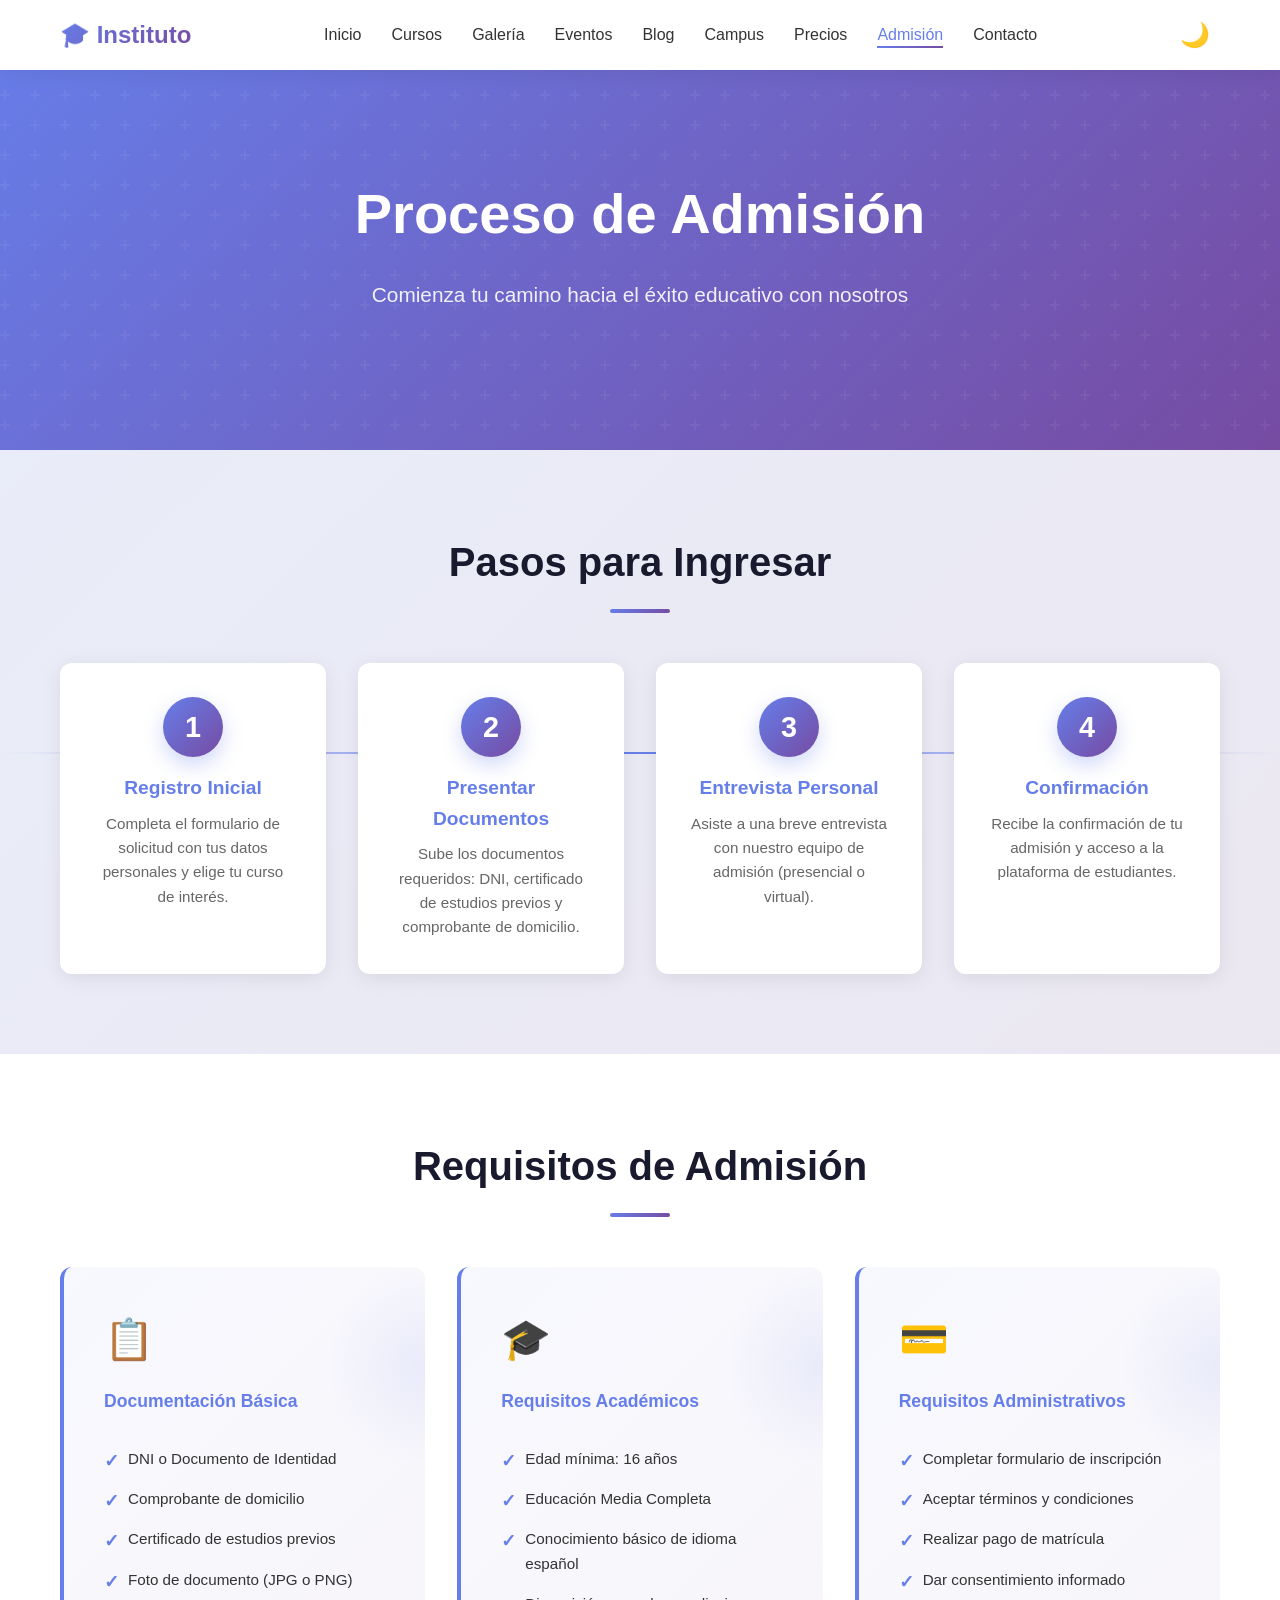
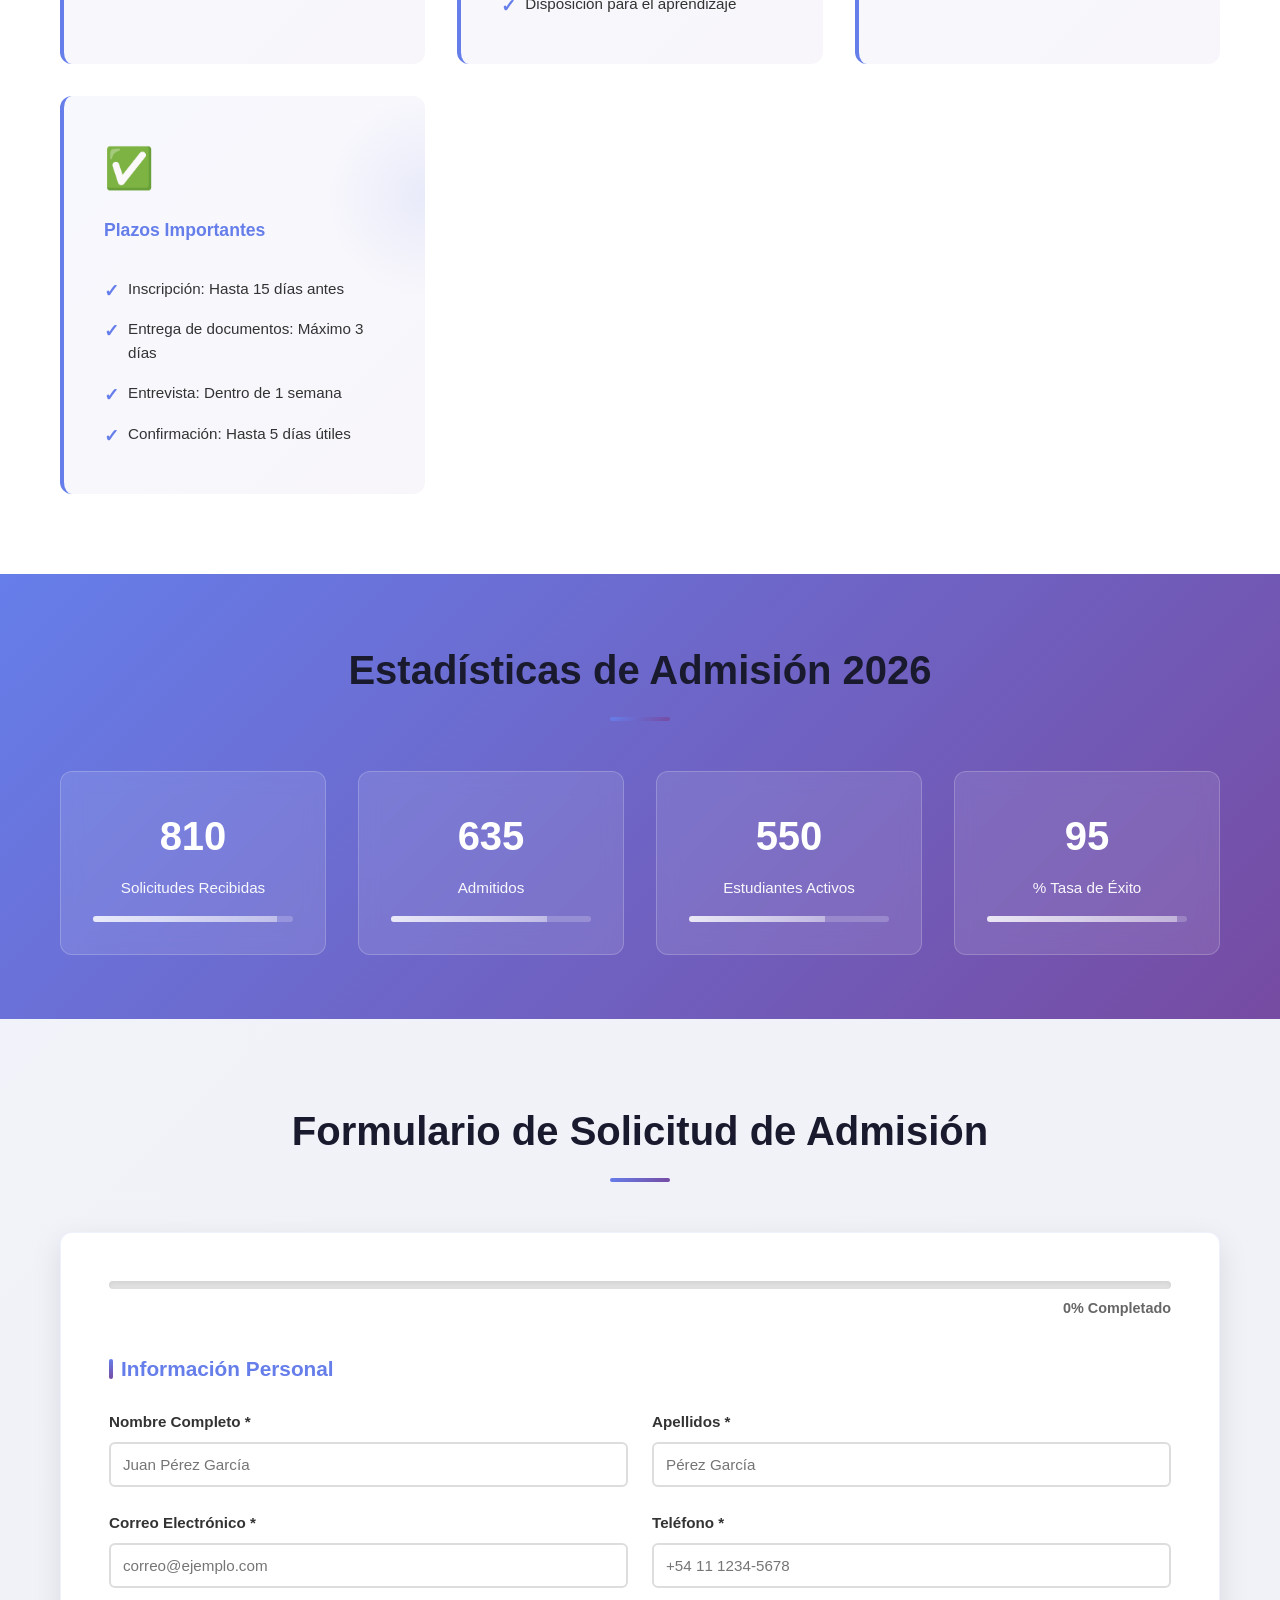
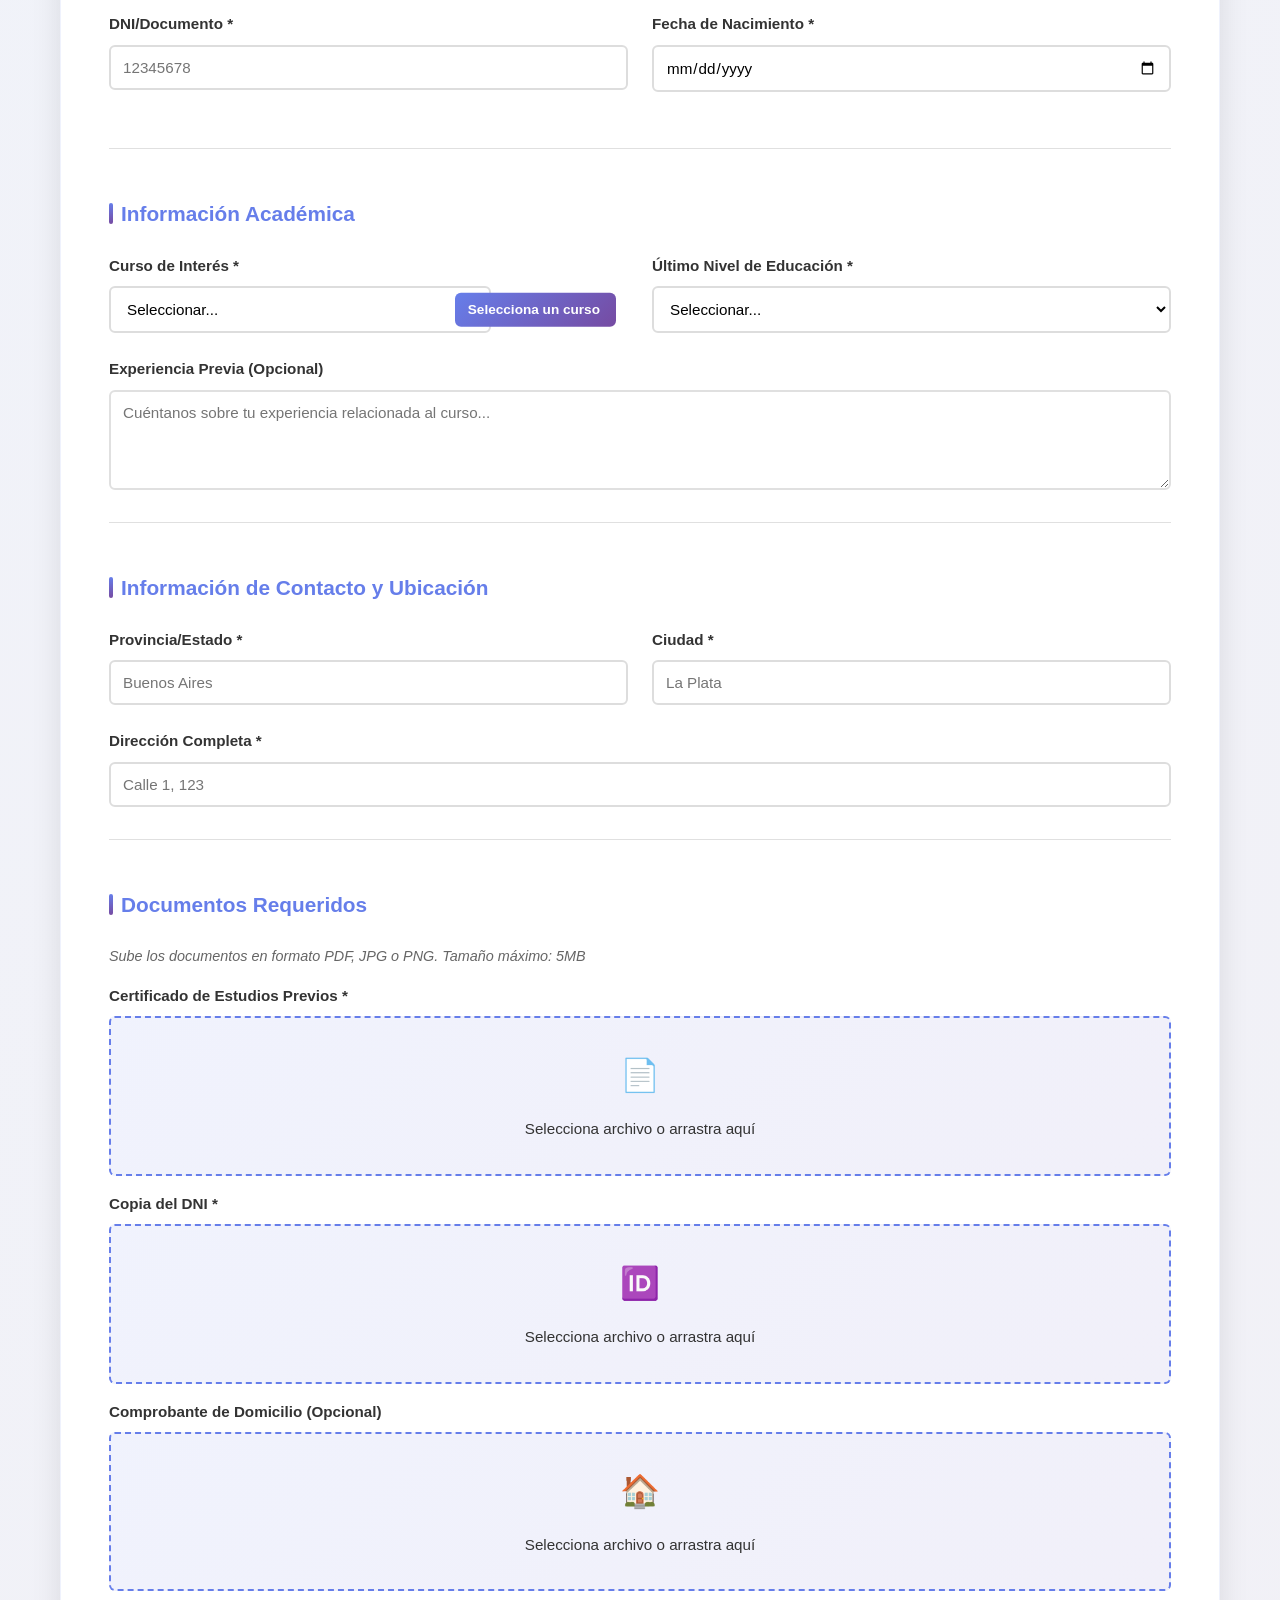
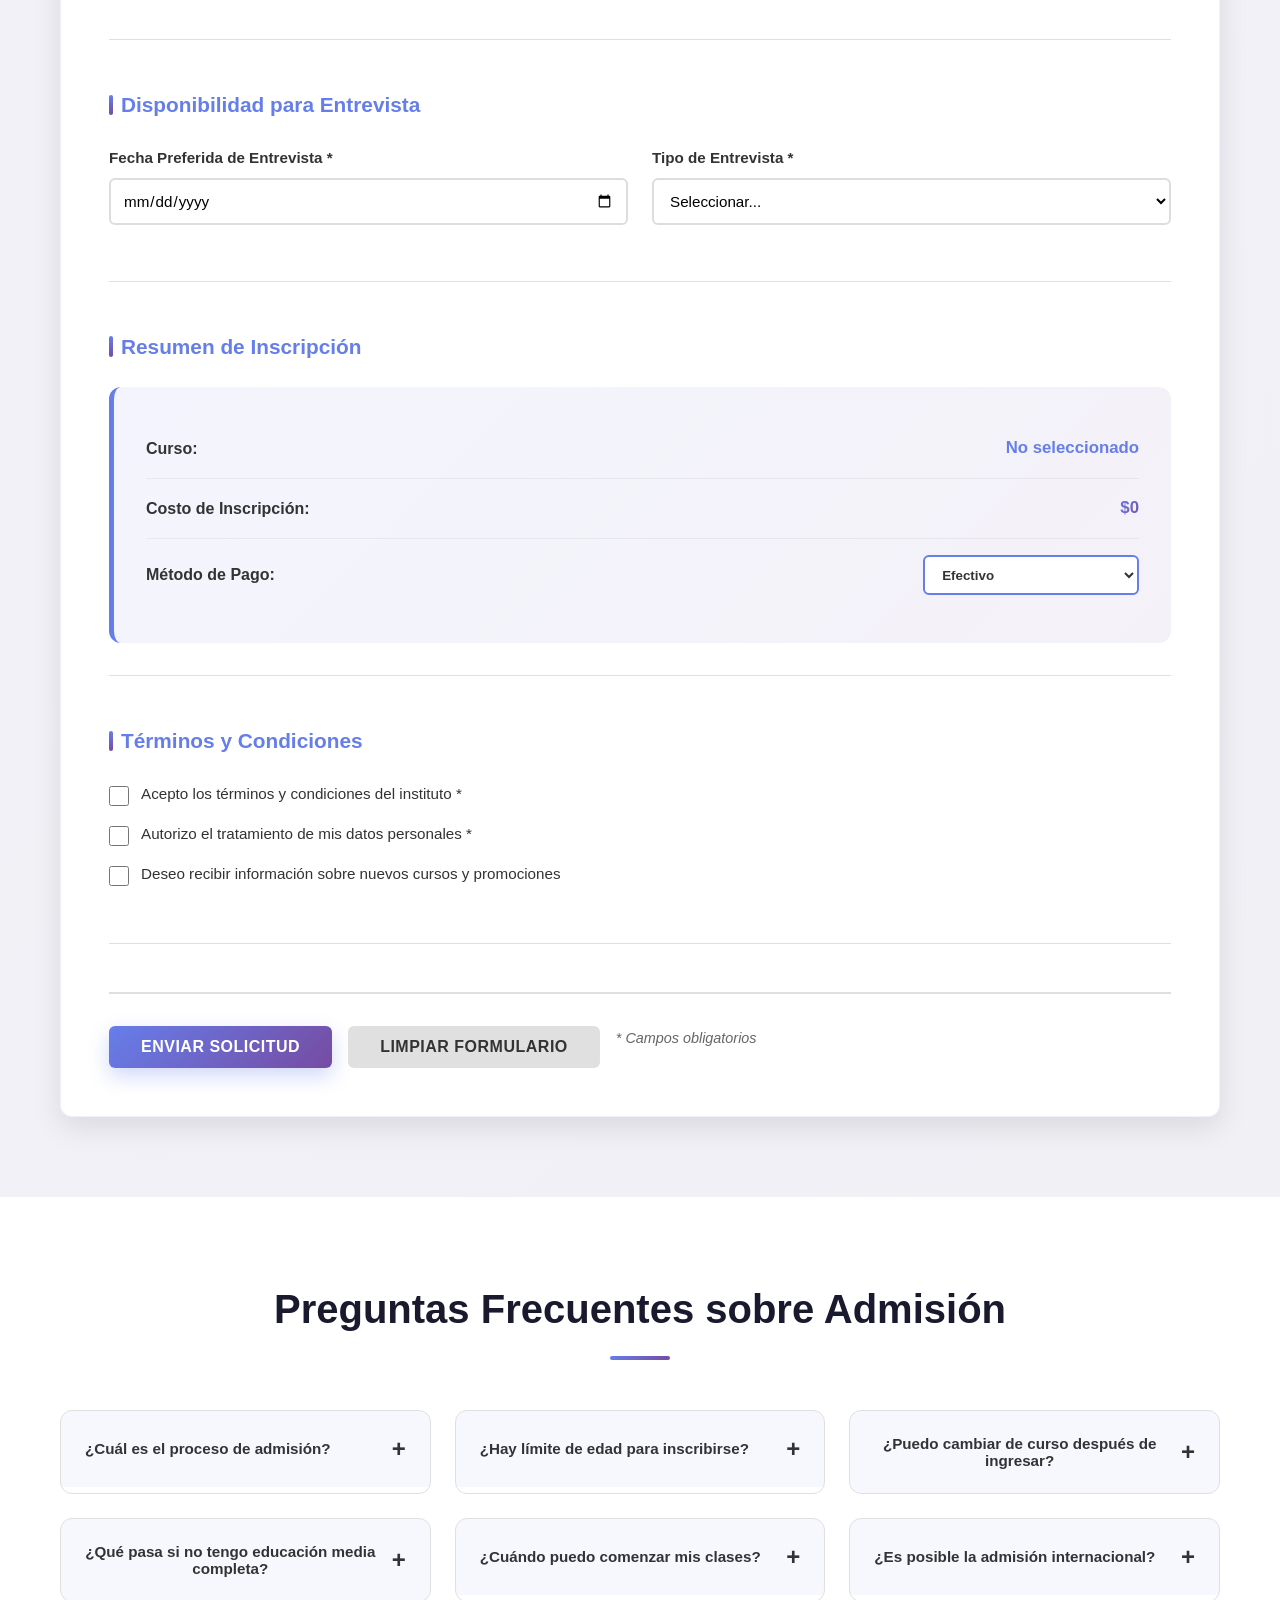
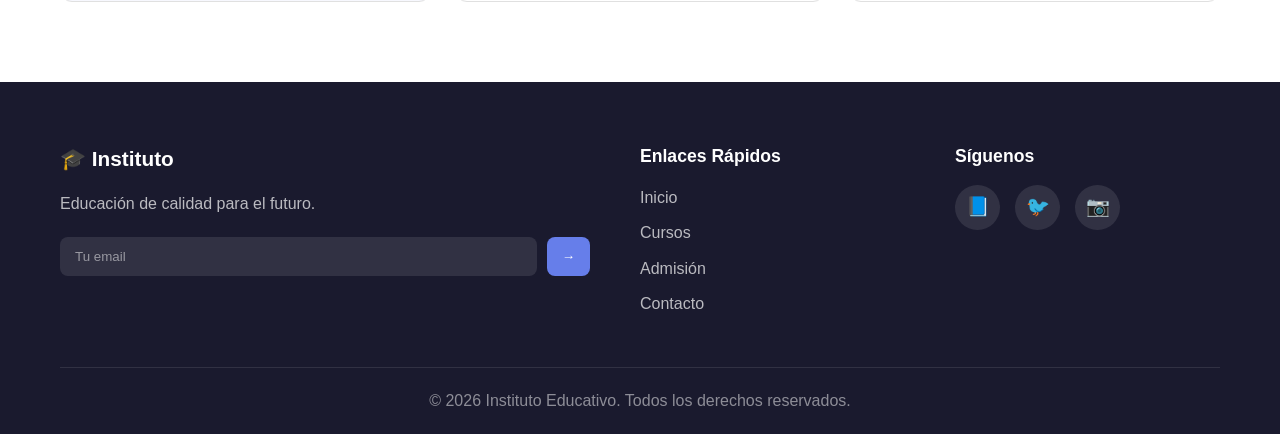
<file: admision.html>
<!DOCTYPE html>
<html lang="es">
<head>
    <meta charset="UTF-8">
    <meta name="viewport" content="width=device-width, initial-scale=1.0">
    <title>Admisión - Instituto Educativo</title>
    <link rel="stylesheet" href="css/base.css">
    <link rel="stylesheet" href="css/hero.css">
    <link rel="stylesheet" href="css/admision.css">
</head>
<body>
    <header class="header">
        <nav class="nav container">
            <a href="index.html" class="logo">🎓 Instituto</a>
            <button class="menu-toggle" aria-label="Menú">
                <span></span>
                <span></span>
                <span></span>
            </button>
            <ul class="nav-links">
                <li><a href="index.html">Inicio</a></li>
                <li><a href="cursos.html">Cursos</a></li>
                <li><a href="galeria.html">Galería</a></li>
                <li><a href="eventos.html">Eventos</a></li>
                <li><a href="blog.html">Blog</a></li>
                <li><a href="campus.html">Campus</a></li>
                <li><a href="precios.html">Precios</a></li>
                <li><a href="admision.html" class="active">Admisión</a></li>
                <li><a href="contacto.html">Contacto</a></li>
            </ul>
            <button class="theme-toggle" id="themeToggle" aria-label="Cambiar tema">🌙</button>
        </nav>
    </header>

    <section class="hero" style="min-height:50vh;">
        <div class="hero-content container">
            <h1>Proceso de Admisión</h1>
            <p>Comienza tu camino hacia el éxito educativo con nosotros</p>
        </div>
    </section>

    <section class="section admision-steps">
        <div class="container">
            <h2 class="section-title">Pasos para Ingresar</h2>
            <div class="steps-grid">
                <div class="step-card">
                    <div class="step-number">1</div>
                    <h3>Registro Inicial</h3>
                    <p>Completa el formulario de solicitud con tus datos personales y elige tu curso de interés.</p>
                </div>
                <div class="step-card">
                    <div class="step-number">2</div>
                    <h3>Presentar Documentos</h3>
                    <p>Sube los documentos requeridos: DNI, certificado de estudios previos y comprobante de domicilio.</p>
                </div>
                <div class="step-card">
                    <div class="step-number">3</div>
                    <h3>Entrevista Personal</h3>
                    <p>Asiste a una breve entrevista con nuestro equipo de admisión (presencial o virtual).</p>
                </div>
                <div class="step-card">
                    <div class="step-number">4</div>
                    <h3>Confirmación</h3>
                    <p>Recibe la confirmación de tu admisión y acceso a la plataforma de estudiantes.</p>
                </div>
            </div>
        </div>
    </section>

    <section class="section admision-requirements">
        <div class="container">
            <h2 class="section-title">Requisitos de Admisión</h2>
            <div class="requirements-grid">
                <div class="requirement-card">
                    <div class="requirement-icon">📋</div>
                    <h3>Documentación Básica</h3>
                    <ul>
                        <li>DNI o Documento de Identidad</li>
                        <li>Comprobante de domicilio</li>
                        <li>Certificado de estudios previos</li>
                        <li>Foto de documento (JPG o PNG)</li>
                    </ul>
                </div>
                <div class="requirement-card">
                    <div class="requirement-icon">🎓</div>
                    <h3>Requisitos Académicos</h3>
                    <ul>
                        <li>Edad mínima: 16 años</li>
                        <li>Educación Media Completa</li>
                        <li>Conocimiento básico de idioma español</li>
                        <li>Disposición para el aprendizaje</li>
                    </ul>
                </div>
                <div class="requirement-card">
                    <div class="requirement-icon">💳</div>
                    <h3>Requisitos Administrativos</h3>
                    <ul>
                        <li>Completar formulario de inscripción</li>
                        <li>Aceptar términos y condiciones</li>
                        <li>Realizar pago de matrícula</li>
                        <li>Dar consentimiento informado</li>
                    </ul>
                </div>
                <div class="requirement-card">
                    <div class="requirement-icon">✅</div>
                    <h3>Plazos Importantes</h3>
                    <ul>
                        <li>Inscripción: Hasta 15 días antes</li>
                        <li>Entrega de documentos: Máximo 3 días</li>
                        <li>Entrevista: Dentro de 1 semana</li>
                        <li>Confirmación: Hasta 5 días útiles</li>
                    </ul>
                </div>
            </div>
        </div>
    </section>

    <section class="section admision-stats">
        <div class="container">
            <h2 class="section-title">Estadísticas de Admisión 2026</h2>
            <div class="stats-grid">
                <div class="stat-card">
                    <div class="stat-number" data-count="1250">0</div>
                    <div class="stat-label">Solicitudes Recibidas</div>
                    <div class="stat-bar"><div class="stat-progress" style="width: 92%"></div></div>
                </div>
                <div class="stat-card">
                    <div class="stat-number" data-count="980">0</div>
                    <div class="stat-label">Admitidos</div>
                    <div class="stat-bar"><div class="stat-progress" style="width: 78%"></div></div>
                </div>
                <div class="stat-card">
                    <div class="stat-number" data-count="850">0</div>
                    <div class="stat-label">Estudiantes Activos</div>
                    <div class="stat-bar"><div class="stat-progress" style="width: 68%"></div></div>
                </div>
                <div class="stat-card">
                    <div class="stat-number">95</div>
                    <div class="stat-label">% Tasa de Éxito</div>
                    <div class="stat-bar"><div class="stat-progress" style="width: 95%"></div></div>
                </div>
            </div>
        </div>
    </section>

    <section class="section admision-form-section">
        <div class="container">
            <h2 class="section-title">Formulario de Solicitud de Admisión</h2>
            <div class="form-wrapper">
                <div class="form-progress">
                    <div class="progress-bar">
                        <div class="progress-fill" id="progressFill"></div>
                    </div>
                    <span class="progress-text"><span id="progressPercent">0</span>% Completado</span>
                </div>
                <form class="admision-form" id="admisionForm">
                    <div class="form-section">
                        <h3>Información Personal</h3>
                        <div class="form-row">
                            <div class="form-group">
                                <label for="nombre">Nombre Completo *</label>
                                <input type="text" id="nombre" name="nombre" required placeholder="Juan Pérez García">
                                <span class="form-error"></span>
                            </div>
                            <div class="form-group">
                                <label for="apellido">Apellidos *</label>
                                <input type="text" id="apellido" name="apellido" required placeholder="Pérez García">
                                <span class="form-error"></span>
                            </div>
                        </div>
                        <div class="form-row">
                            <div class="form-group">
                                <label for="email">Correo Electrónico *</label>
                                <input type="email" id="email" name="email" required placeholder="correo@ejemplo.com">
                                <span class="form-error"></span>
                            </div>
                            <div class="form-group">
                                <label for="telefono">Teléfono *</label>
                                <input type="tel" id="telefono" name="telefono" required placeholder="+54 11 1234-5678">
                                <span class="form-error"></span>
                            </div>
                        </div>
                        <div class="form-row">
                            <div class="form-group">
                                <label for="dni">DNI/Documento *</label>
                                <input type="text" id="dni" name="dni" required placeholder="12345678">
                                <span class="form-error"></span>
                            </div>
                            <div class="form-group">
                                <label for="fechaNacimiento">Fecha de Nacimiento *</label>
                                <input type="date" id="fechaNacimiento" name="fechaNacimiento" required>
                                <span class="form-error"></span>
                            </div>
                        </div>
                    </div>

                    <div class="form-section">
                        <h3>Información Académica</h3>
                        <div class="form-row">
                            <div class="form-group">
                                <label for="curso">Curso de Interés *</label>
                                <div class="course-selector">
                                    <select id="curso" name="curso" required>
                                        <option value="">Seleccionar...</option>
                                        <option value="programacion" data-precio="3500">Programación - $3,500</option>
                                        <option value="diseno" data-precio="2800">Diseño Gráfico - $2,800</option>
                                        <option value="marketing" data-precio="2500">Marketing Digital - $2,500</option>
                                        <option value="ofimatica" data-precio="1800">Ofimática - $1,800</option>
                                        <option value="robotica" data-precio="3200">Robótica - $3,200</option>
                                        <option value="audiovisual" data-precio="3800">Producción Audiovisual - $3,800</option>
                                    </select>
                                    <div class="course-price" id="coursePrice">Selecciona un curso</div>
                                </div>
                                <span class="form-error"></span>
                            </div>
                            <div class="form-group">
                                <label for="ultimoEstudio">Último Nivel de Educación *</label>
                                <select id="ultimoEstudio" name="ultimoEstudio" required>
                                    <option value="">Seleccionar...</option>
                                    <option value="primaria">Primaria Completa</option>
                                    <option value="secundaria">Secundaria Completa</option>
                                    <option value="terciaria">Terciaria/Universitaria</option>
                                    <option value="otros">Otros</option>
                                </select>
                                <span class="form-error"></span>
                            </div>
                        </div>
                        <div class="form-group">
                            <label for="experiencia">Experiencia Previa (Opcional)</label>
                            <textarea id="experiencia" name="experiencia" rows="3" placeholder="Cuéntanos sobre tu experiencia relacionada al curso..."></textarea>
                        </div>
                    </div>

                    <div class="form-section">
                        <h3>Información de Contacto y Ubicación</h3>
                        <div class="form-row">
                            <div class="form-group">
                                <label for="provincia">Provincia/Estado *</label>
                                <input type="text" id="provincia" name="provincia" required placeholder="Buenos Aires">
                                <span class="form-error"></span>
                            </div>
                            <div class="form-group">
                                <label for="ciudad">Ciudad *</label>
                                <input type="text" id="ciudad" name="ciudad" required placeholder="La Plata">
                                <span class="form-error"></span>
                            </div>
                        </div>
                        <div class="form-group">
                            <label for="direccion">Dirección Completa *</label>
                            <input type="text" id="direccion" name="direccion" required placeholder="Calle 1, 123">
                            <span class="form-error"></span>
                        </div>
                    </div>

                    <div class="form-section">
                        <h3>Documentos Requeridos</h3>
                        <p class="form-note">Sube los documentos en formato PDF, JPG o PNG. Tamaño máximo: 5MB</p>
                        <div class="form-group">
                            <label for="certificado">Certificado de Estudios Previos *</label>
                            <div class="file-input-wrapper">
                                <input type="file" id="certificado" name="certificado" accept=".pdf,.jpg,.jpeg,.png" required>
                                <label for="certificado" class="file-label">
                                    <span class="file-icon">📄</span>
                                    <span class="file-text">Selecciona archivo o arrastra aquí</span>
                                </label>
                            </div>
                            <span class="form-error"></span>
                        </div>
                        <div class="form-group">
                            <label for="dni-doc">Copia del DNI *</label>
                            <div class="file-input-wrapper">
                                <input type="file" id="dni-doc" name="dni-doc" accept=".pdf,.jpg,.jpeg,.png" required>
                                <label for="dni-doc" class="file-label">
                                    <span class="file-icon">🆔</span>
                                    <span class="file-text">Selecciona archivo o arrastra aquí</span>
                                </label>
                            </div>
                            <span class="form-error"></span>
                        </div>
                        <div class="form-group">
                            <label for="domicilio">Comprobante de Domicilio (Opcional)</label>
                            <div class="file-input-wrapper">
                                <input type="file" id="domicilio" name="domicilio" accept=".pdf,.jpg,.jpeg,.png">
                                <label for="domicilio" class="file-label">
                                    <span class="file-icon">🏠</span>
                                    <span class="file-text">Selecciona archivo o arrastra aquí</span>
                                </label>
                            </div>
                            <span class="form-error"></span>
                        </div>
                    </div>

                    <div class="form-section">
                        <h3>Disponibilidad para Entrevista</h3>
                        <div class="form-row">
                            <div class="form-group">
                                <label for="fechaEntrevista">Fecha Preferida de Entrevista *</label>
                                <input type="date" id="fechaEntrevista" name="fechaEntrevista" required>
                                <span class="form-error"></span>
                            </div>
                            <div class="form-group">
                                <label for="tipoEntrevista">Tipo de Entrevista *</label>
                                <select id="tipoEntrevista" name="tipoEntrevista" required>
                                    <option value="">Seleccionar...</option>
                                    <option value="presencial">Presencial</option>
                                    <option value="virtual">Virtual (Videollamada)</option>
                                    <option value="telefonica">Telefónica</option>
                                </select>
                                <span class="form-error"></span>
                            </div>
                        </div>
                    </div>

                    <div class="form-section">
                        <h3>Resumen de Inscripción</h3>
                        <div class="inscripcion-summary">
                            <div class="summary-item">
                                <span class="summary-label">Curso:</span>
                                <span class="summary-value" id="summaryNombre">No seleccionado</span>
                            </div>
                            <div class="summary-item">
                                <span class="summary-label">Costo de Inscripción:</span>
                                <span class="summary-value summary-price" id="summaryPrice">$0</span>
                            </div>
                            <div class="summary-item">
                                <span class="summary-label">Método de Pago:</span>
                                <select id="metodoPago" class="summary-select">
                                    <option value="efectivo">Efectivo</option>
                                    <option value="tarjeta">Tarjeta de Crédito/Débito</option>
                                    <option value="transferencia">Transferencia Bancaria</option>
                                    <option value="cuotas">Financiamiento en Cuotas</option>
                                </select>
                            </div>
                        </div>
                    </div>

                    <div class="form-section">
                        <h3>Términos y Condiciones</h3>
                        <div class="checkbox-group">
                            <label class="checkbox-label">
                                <input type="checkbox" id="terminos" name="terminos" required>
                                <span>Acepto los términos y condiciones del instituto *</span>
                            </label>
                            <label class="checkbox-label">
                                <input type="checkbox" id="privacidad" name="privacidad" required>
                                <span>Autorizo el tratamiento de mis datos personales *</span>
                            </label>
                            <label class="checkbox-label">
                                <input type="checkbox" id="comunicaciones" name="comunicaciones">
                                <span>Deseo recibir información sobre nuevos cursos y promociones</span>
                            </label>
                        </div>
                    </div>

                    <div class="form-footer">
                        <button type="submit" class="btn btn-submit">Enviar Solicitud</button>
                        <button type="reset" class="btn btn-reset">Limpiar Formulario</button>
                        <span class="form-note">* Campos obligatorios</span>
                    </div>
                </form>
            </div>
        </div>
    </section>

    <section class="section admision-faqs">
        <div class="container">
            <h2 class="section-title">Preguntas Frecuentes sobre Admisión</h2>
            <div class="faq-grid">
                <div class="faq-item">
                    <button class="faq-question">
                        <span>¿Cuál es el proceso de admisión?</span>
                        <span class="faq-icon">+</span>
                    </button>
                    <div class="faq-answer">
                        <p>El proceso incluye: 1) Envío de solicitud, 2) Presentación de documentos, 3) Entrevista personal, 4) Confirmación de admisión. Todo toma aproximadamente 2 semanas.</p>
                    </div>
                </div>
                <div class="faq-item">
                    <button class="faq-question">
                        <span>¿Hay límite de edad para inscribirse?</span>
                        <span class="faq-icon">+</span>
                    </button>
                    <div class="faq-answer">
                        <p>Sí, la edad mínima es 16 años. No hay límite máximo de edad, aceptamos estudiantes de todas las edades que cumplan con los requisitos académicos.</p>
                    </div>
                </div>
                <div class="faq-item">
                    <button class="faq-question">
                        <span>¿Puedo cambiar de curso después de ingresar?</span>
                        <span class="faq-icon">+</span>
                    </button>
                    <div class="faq-answer">
                        <p>Sí, puedes cambiar de curso dentro de los primeros 15 días. Después de ese período deberá seguir un proceso especial con el departamento de admisión.</p>
                    </div>
                </div>
                <div class="faq-item">
                    <button class="faq-question">
                        <span>¿Qué pasa si no tengo educación media completa?</span>
                        <span class="faq-icon">+</span>
                    </button>
                    <div class="faq-answer">
                        <p>Podemos evaluar tu caso particular. Ofrecemos cursos de nivelación para quienes no cumplen este requisito. Contacta con nuestro equipo de admisión.</p>
                    </div>
                </div>
                <div class="faq-item">
                    <button class="faq-question">
                        <span>¿Cuándo puedo comenzar mis clases?</span>
                        <span class="faq-icon">+</span>
                    </button>
                    <div class="faq-answer">
                        <p>Las clases comienzan el primer lunes de cada mes. Si te admiten en otra fecha, puedes comenzar en el siguiente mes de inicio.</p>
                    </div>
                </div>
                <div class="faq-item">
                    <button class="faq-question">
                        <span>¿Es posible la admisión internacional?</span>
                        <span class="faq-icon">+</span>
                    </button>
                    <div class="faq-answer">
                        <p>Sí, aceptamos estudiantes internacionales. Requerimos documentos adicionales como equivalencia de títulos y comprobante de visa o pasaporte válido.</p>
                    </div>
                </div>
            </div>
        </div>
    </section>

    <footer class="footer">
        <div class="container">
            <div class="footer-content">
                <div class="footer-section">
                    <h3>🎓 Instituto</h3>
                    <p>Educación de calidad para el futuro.</p>
                    <div class="newsletter-mini">
                        <input placeholder="Tu email">
                        <button>→</button>
                    </div>
                </div>
                <div class="footer-section">
                    <h4>Enlaces Rápidos</h4>
                    <ul>
                        <li><a href="index.html">Inicio</a></li>
                        <li><a href="cursos.html">Cursos</a></li>
                        <li><a href="admision.html">Admisión</a></li>
                        <li><a href="contacto.html">Contacto</a></li>
                    </ul>
                </div>
                <div class="footer-section">
                    <h4>Síguenos</h4>
                    <div class="social-links">
                        <a href="#" title="Facebook">📘</a>
                        <a href="#" title="Twitter">🐦</a>
                        <a href="#" title="Instagram">📷</a>
                    </div>
                </div>
            </div>
            <div class="footer-bottom">
                <p>&copy; 2026 Instituto Educativo. Todos los derechos reservados.</p>
            </div>
        </div>
    </footer>

    <div class="toast" id="toast">
        <span class="toast-icon">✓</span>
        <span class="toast-message">Mensaje</span>
    </div>
    <button class="scroll-top" id="scrollTop">↑</button>

    <script src="js/bundle.js"></script>
    <script src="js/admision.js"></script>
</body>
</html>
</file>
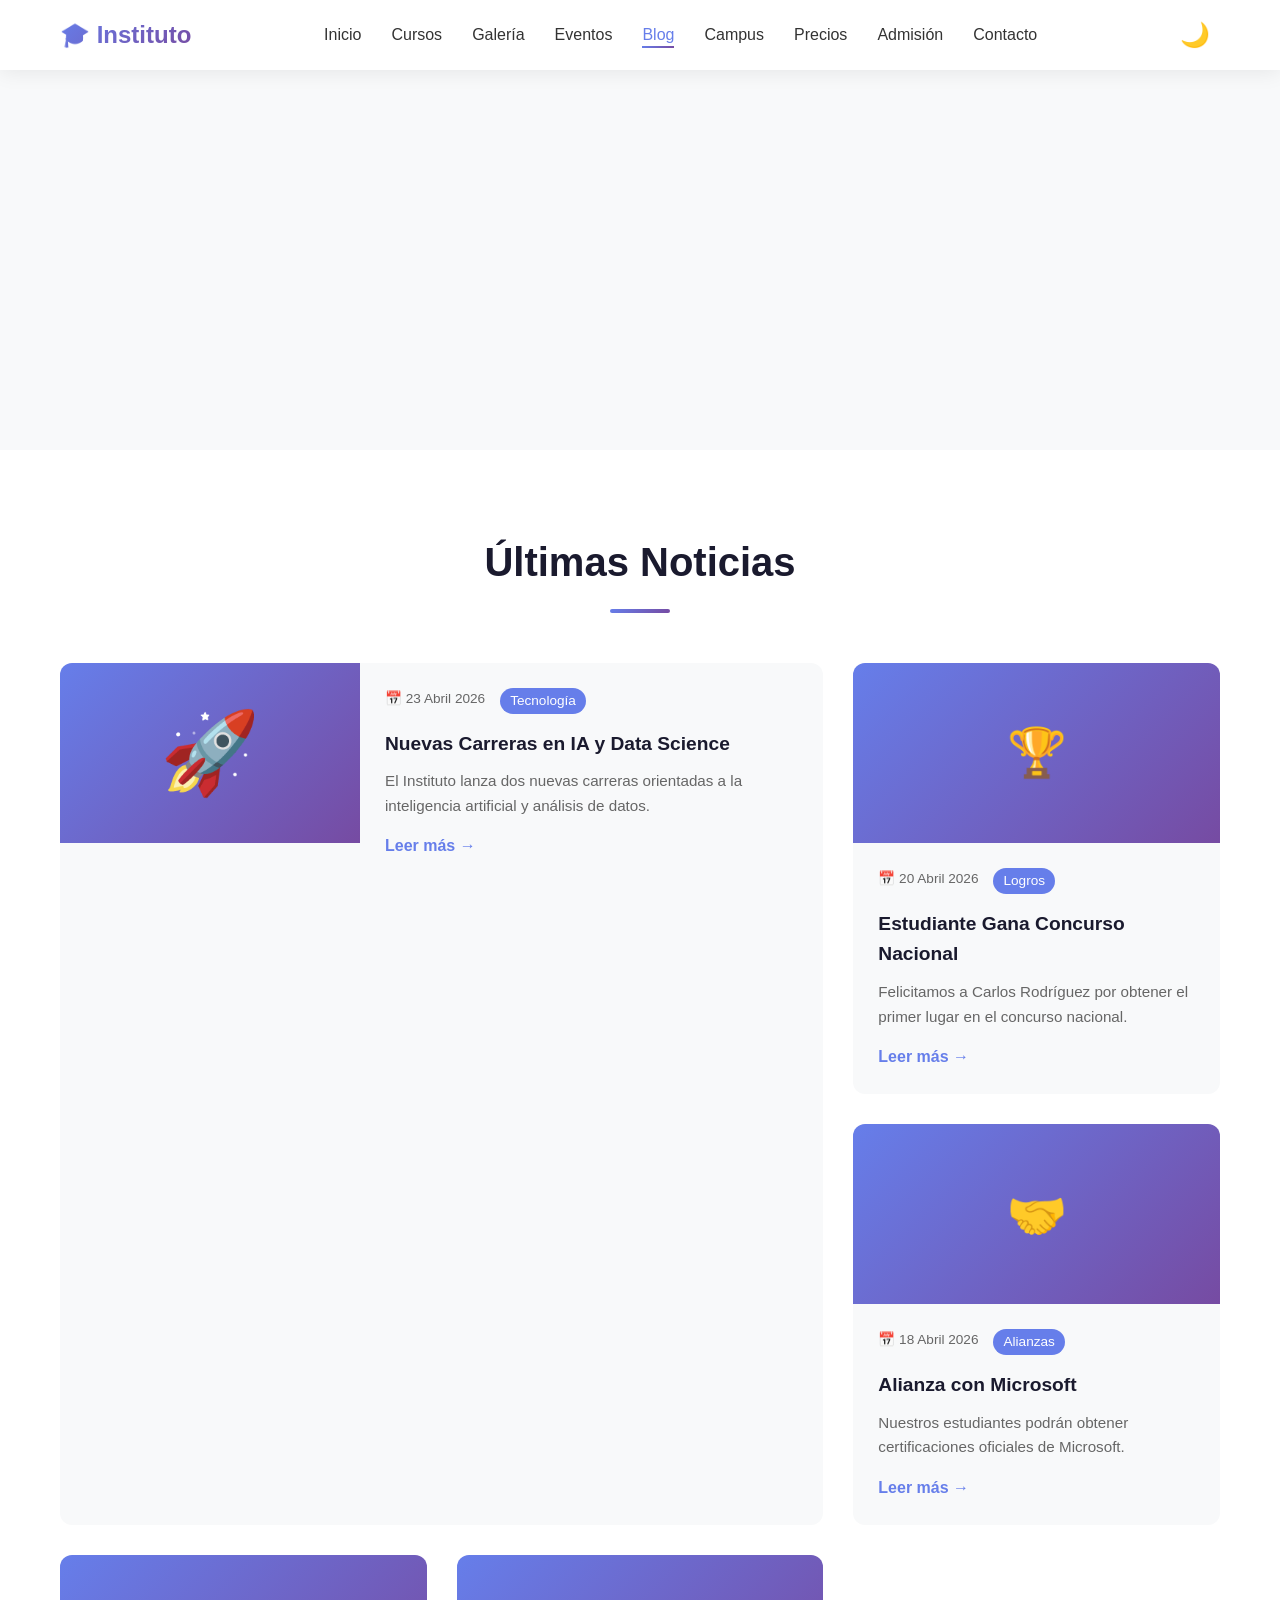
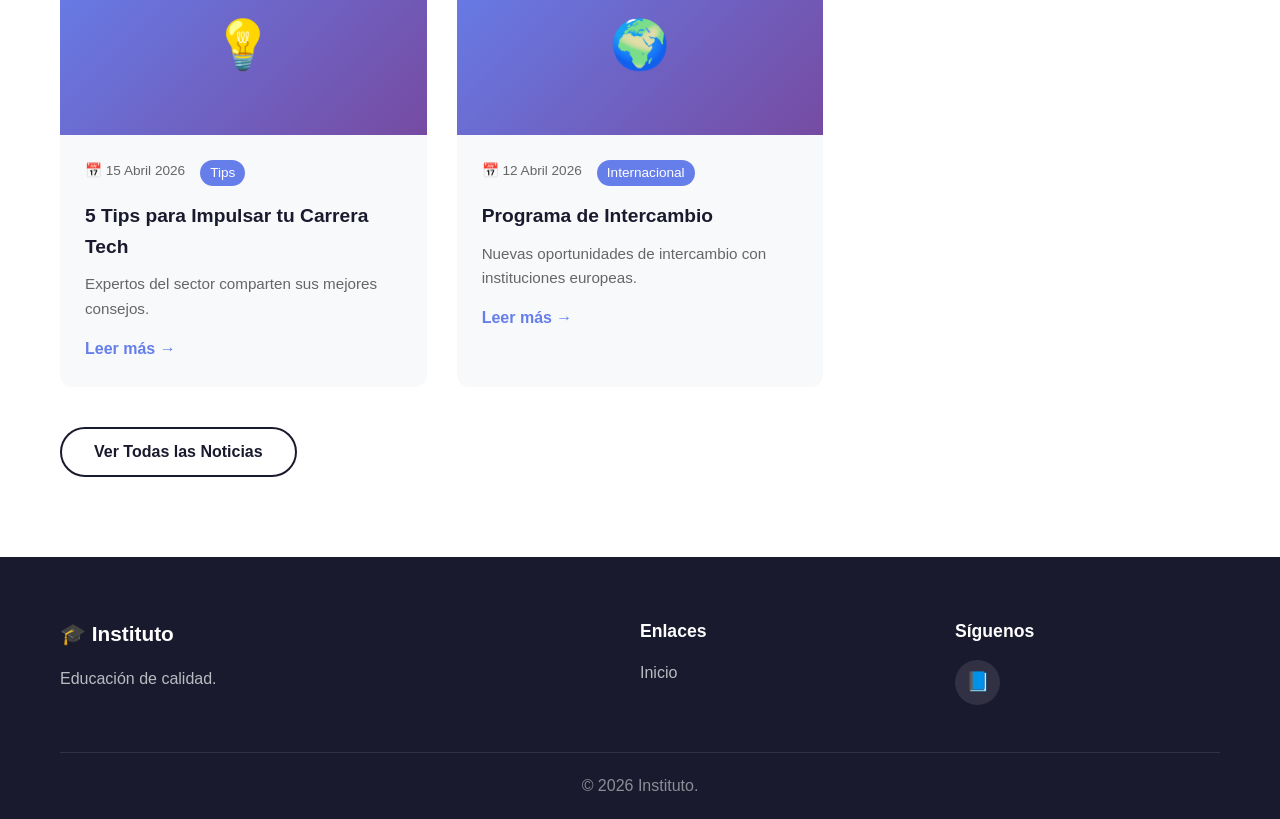
<file: blog.html>
<!DOCTYPE html>
<html lang="es">
<head>
    <meta charset="UTF-8">
    <meta name="viewport" content="width=device-width, initial-scale=1.0">
    <title>Blog - Instituto Educativo</title>
    <link rel="stylesheet" href="css/base.css">
    <link rel="stylesheet" href="css/blog.css">
</head>
<body>
    <header class="header">
        <nav class="nav container">
            <a href="index.html" class="logo">🎓 Instituto</a>
            <button class="menu-toggle"><span></span><span></span><span></span></button>
            <ul class="nav-links">
                <li><a href="index.html">Inicio</a></li>
                <li><a href="cursos.html">Cursos</a></li>
                <li><a href="galeria.html">Galería</a></li>
                <li><a href="eventos.html">Eventos</a></li>
                <li><a href="blog.html" class="active">Blog</a></li>
                <li><a href="campus.html">Campus</a></li>
                <li><a href="precios.html">Precios</a></li>
                <li><a href="admision.html">Admisión</a></li>
                <li><a href="contacto.html">Contacto</a></li>
            </ul>
            <button class="theme-toggle" id="themeToggle">🌙</button>
        </nav>
    </header>

    <section class="hero" style="min-height:50vh;">
        <div class="hero-content container">
            <h1>Blog y Noticias</h1>
            <p>Mantente informado con las últimas noticias del instituto</p>
        </div>
    </section>

    <section class="section blog">
        <div class="container">
            <h2 class="section-title">Últimas Noticias</h2>
            <div class="blog-grid">
                <article class="blog-card featured">
                    <div class="blog-img">🚀</div>
                    <div class="blog-content">
                        <div class="blog-meta"><span class="blog-date">📅 23 Abril 2026</span><span class="blog-category">Tecnología</span></div>
                        <h3>Nuevas Carreras en IA y Data Science</h3>
                        <p>El Instituto lanza dos nuevas carreras orientadas a la inteligencia artificial y análisis de datos.</p>
                        <a href="#" class="blog-link">Leer más →</a>
                    </div>
                </article>
                <article class="blog-card">
                    <div class="blog-img">🏆</div>
                    <div class="blog-content">
                        <div class="blog-meta"><span class="blog-date">📅 20 Abril 2026</span><span class="blog-category">Logros</span></div>
                        <h3>Estudiante Gana Concurso Nacional</h3>
                        <p>Felicitamos a Carlos Rodríguez por obtener el primer lugar en el concurso nacional.</p>
                        <a href="#" class="blog-link">Leer más →</a>
                    </div>
                </article>
                <article class="blog-card">
                    <div class="blog-img">🤝</div>
                    <div class="blog-content">
                        <div class="blog-meta"><span class="blog-date">📅 18 Abril 2026</span><span class="blog-category">Alianzas</span></div>
                        <h3>Alianza con Microsoft</h3>
                        <p>Nuestros estudiantes podrán obtener certificaciones oficiales de Microsoft.</p>
                        <a href="#" class="blog-link">Leer más →</a>
                    </div>
                </article>
                <article class="blog-card">
                    <div class="blog-img">💡</div>
                    <div class="blog-content">
                        <div class="blog-meta"><span class="blog-date">📅 15 Abril 2026</span><span class="blog-category">Tips</span></div>
                        <h3>5 Tips para Impulsar tu Carrera Tech</h3>
                        <p>Expertos del sector comparten sus mejores consejos.</p>
                        <a href="#" class="blog-link">Leer más →</a>
                    </div>
                </article>
                <article class="blog-card">
                    <div class="blog-img">🌍</div>
                    <div class="blog-content">
                        <div class="blog-meta"><span class="blog-date">📅 12 Abril 2026</span><span class="blog-category">Internacional</span></div>
                        <h3>Programa de Intercambio</h3>
                        <p>Nuevas oportunidades de intercambio con instituciones europeas.</p>
                        <a href="#" class="blog-link">Leer más →</a>
                    </div>
                </article>
            </div>
            <button class="btn btn-outline-dark" id="btnBlog">Ver Todas las Noticias</button>
        </div>
    </section>

    <footer class="footer">
        <div class="container">
            <div class="footer-content">
                <div class="footer-section"><h3>🎓 Instituto</h3><p>Educación de calidad.</p></div>
                <div class="footer-section"><h4>Enlaces</h4><ul><li><a href="index.html">Inicio</a></li></ul></div>
                <div class="footer-section"><h4>Síguenos</h4><div class="social-links"><a href="#">📘</a></div></div>
            </div>
            <div class="footer-bottom"><p>&copy; 2026 Instituto.</p></div>
        </div>
    </footer>

    <div class="toast" id="toast"><span class="toast-icon">✓</span><span class="toast-message">Mensaje</span></div>
    <button class="scroll-top" id="scrollTop">↑</button>
    <script src="js/bundle.js"></script>
</body>
</html>
</file>
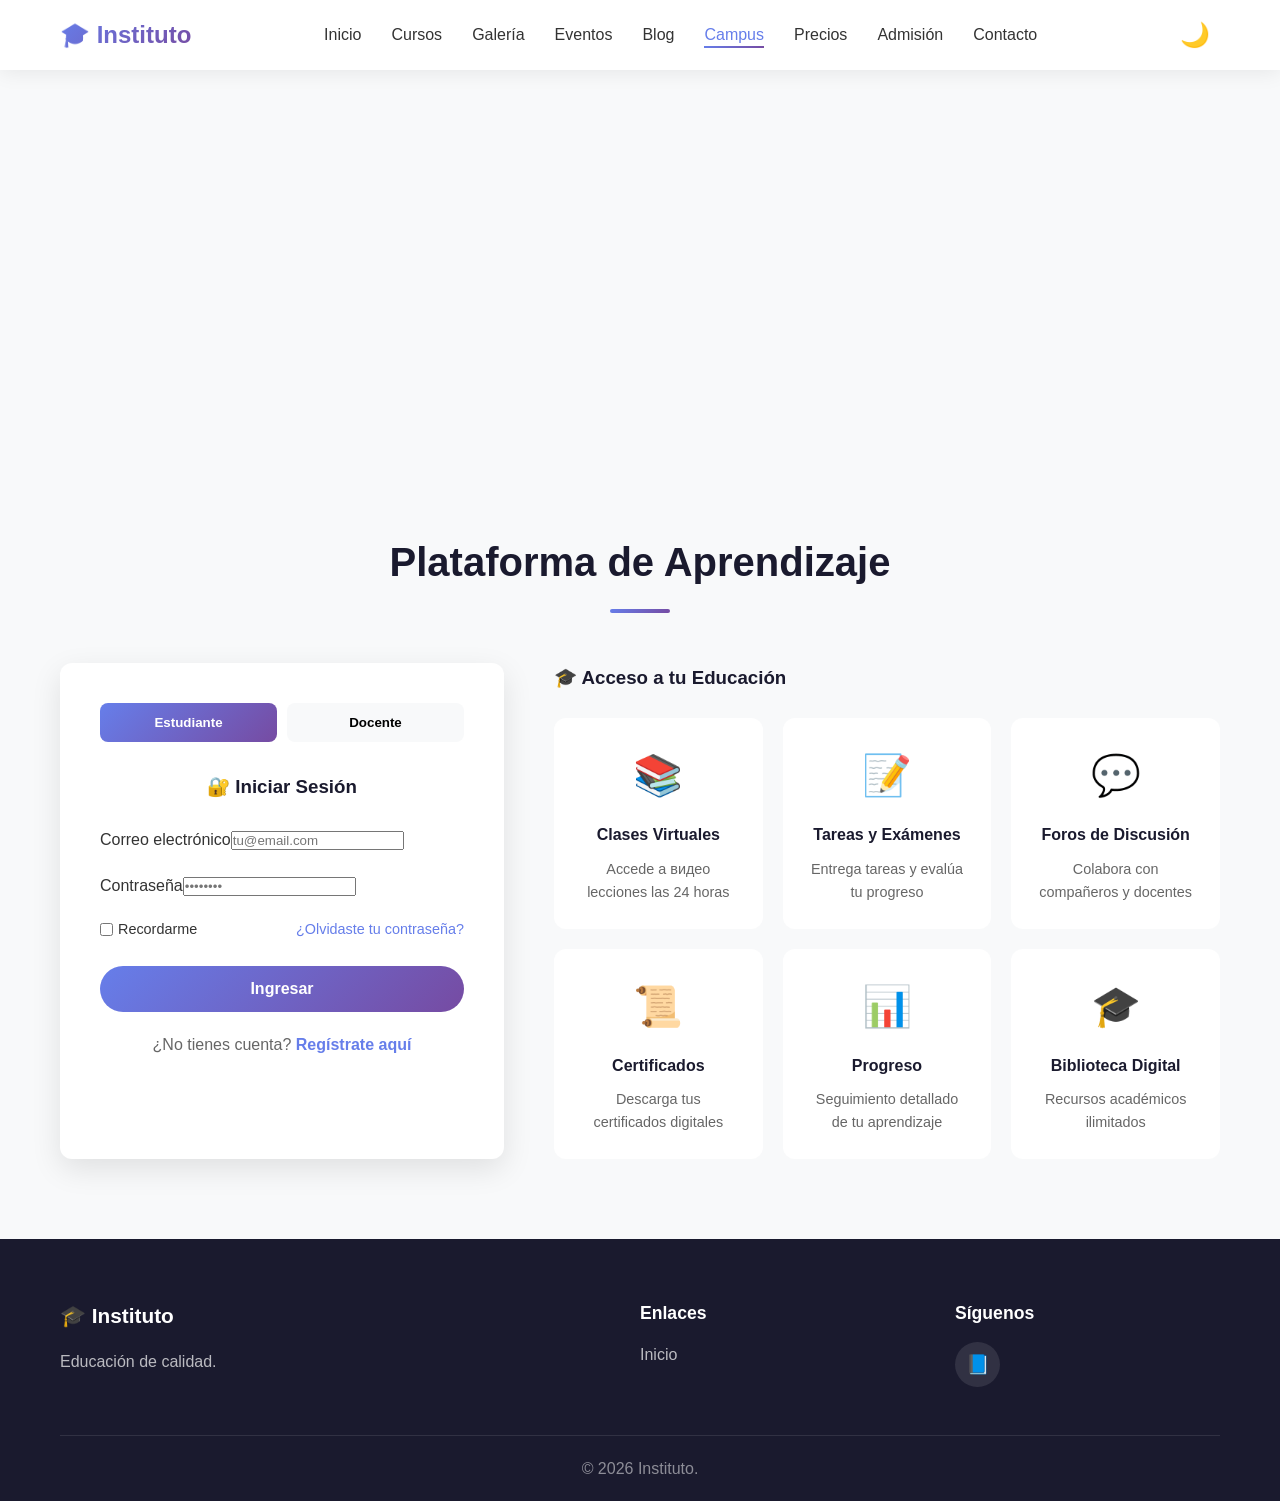
<file: campus.html>
<!DOCTYPE html>
<html lang="es">
<head>
    <meta charset="UTF-8">
    <meta name="viewport" content="width=device-width, initial-scale=1.0">
    <title>Campus Virtual - Instituto Educativo</title>
    <link rel="stylesheet" href="css/base.css">
    <link rel="stylesheet" href="css/campus.css">
</head>
<body>
    <header class="header">
        <nav class="nav container">
            <a href="index.html" class="logo">🎓 Instituto</a>
            <button class="menu-toggle"><span></span><span></span><span></span></button>
            <ul class="nav-links">
                <li><a href="index.html">Inicio</a></li>
                <li><a href="cursos.html">Cursos</a></li>
                <li><a href="galeria.html">Galería</a></li>
                <li><a href="eventos.html">Eventos</a></li>
                <li><a href="blog.html">Blog</a></li>
                <li><a href="campus.html" class="active">Campus</a></li>
                <li><a href="precios.html">Precios</a></li>
                <li><a href="admision.html">Admisión</a></li>
                <li><a href="contacto.html">Contacto</a></li>
            </ul>
            <button class="theme-toggle" id="themeToggle">🌙</button>
        </nav>
    </header>

    <section class="hero" style="min-height:50vh;">
        <div class="hero-content container">
            <h1>Campus Virtual</h1>
            <p>Accede a tu educación desde cualquier lugar del mundo</p>
        </div>
    </section>

    <section class="section campus">
        <div class="container">
            <h2 class="section-title">Plataforma de Aprendizaje</h2>
            <div class="campus-content">
                <div class="campus-login">
                    <div class="login-tabs">
                        <button class="login-tab active" data-tab="estudiante">Estudiante</button>
                        <button class="login-tab" data-tab="docente">Docente</button>
                    </div>
                    <form class="login-form active" id="formEstudiante">
                        <h3>🔐 Iniciar Sesión</h3>
                        <div class="form-group"><label for="emailEst">Correo electrónico</label><input type="email" id="emailEst" placeholder="tu@email.com"></div>
                        <div class="form-group"><label for="passEst">Contraseña</label><input type="password" id="passEst" placeholder="••••••••"></div>
                        <div class="form-options"><label><input type="checkbox"> Recordarme</label><a href="#">¿Olvidaste tu contraseña?</a></div>
                        <button type="submit" class="btn">Ingresar</button>
                        <p class="login-register">¿No tienes cuenta? <a href="#">Regístrate aquí</a></p>
                    </form>
                    <form class="login-form" id="formDocente">
                        <h3>🔐 Panel Docente</h3>
                        <div class="form-group"><label for="emailDoc">Correo institucional</label><input type="email" id="emailDoc" placeholder="docente@instituto.edu"></div>
                        <div class="form-group"><label for="passDoc">Contraseña</label><input type="password" id="passDoc" placeholder="••••••••"></div>
                        <button type="submit" class="btn">Acceder al Panel</button>
                    </form>
                </div>
                <div class="campus-features">
                    <h3>🎓 Acceso a tu Educación</h3>
                    <div class="features-grid">
                        <div class="feature-item"><span class="feature-icon">📚</span><h4>Clases Virtuales</h4><p>Accede a видео lecciones las 24 horas</p></div>
                        <div class="feature-item"><span class="feature-icon">📝</span><h4>Tareas y Exámenes</h4><p>Entrega tareas y evalúa tu progreso</p></div>
                        <div class="feature-item"><span class="feature-icon">💬</span><h4>Foros de Discusión</h4><p>Colabora con compañeros y docentes</p></div>
                        <div class="feature-item"><span class="feature-icon">📜</span><h4>Certificados</h4><p>Descarga tus certificados digitales</p></div>
                        <div class="feature-item"><span class="feature-icon">📊</span><h4>Progreso</h4><p>Seguimiento detallado de tu aprendizaje</p></div>
                        <div class="feature-item"><span class="feature-icon">🎓</span><h4>Biblioteca Digital</h4><p>Recursos académicos ilimitados</p></div>
                    </div>
                </div>
            </div>
        </div>
    </section>

    <footer class="footer">
        <div class="container">
            <div class="footer-content">
                <div class="footer-section"><h3>🎓 Instituto</h3><p>Educación de calidad.</p></div>
                <div class="footer-section"><h4>Enlaces</h4><ul><li><a href="index.html">Inicio</a></li></ul></div>
                <div class="footer-section"><h4>Síguenos</h4><div class="social-links"><a href="#">📘</a></div></div>
            </div>
            <div class="footer-bottom"><p>&copy; 2026 Instituto.</p></div>
        </div>
    </footer>

    <div class="toast" id="toast"><span class="toast-icon">✓</span><span class="toast-message">Mensaje</span></div>
    <button class="scroll-top" id="scrollTop">↑</button>
    <script src="js/bundle.js"></script>
</body>
</html>
</file>
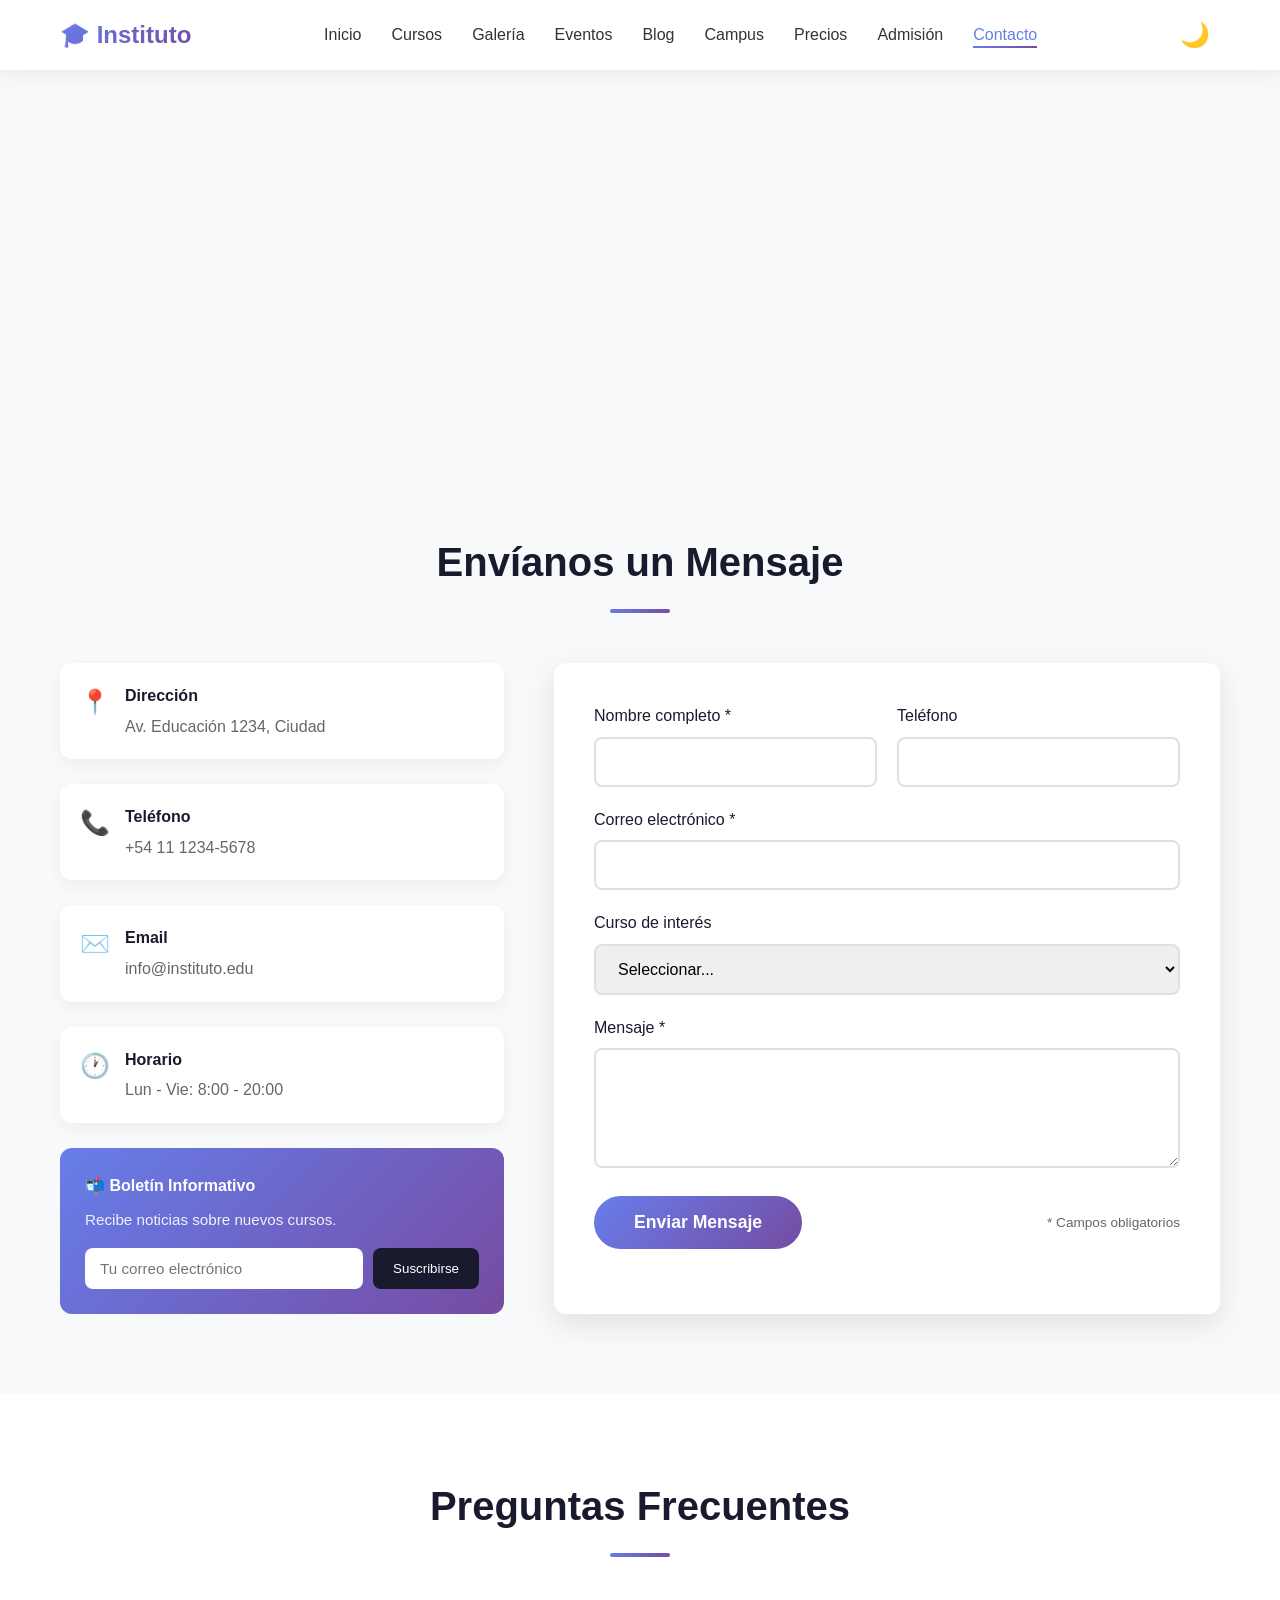
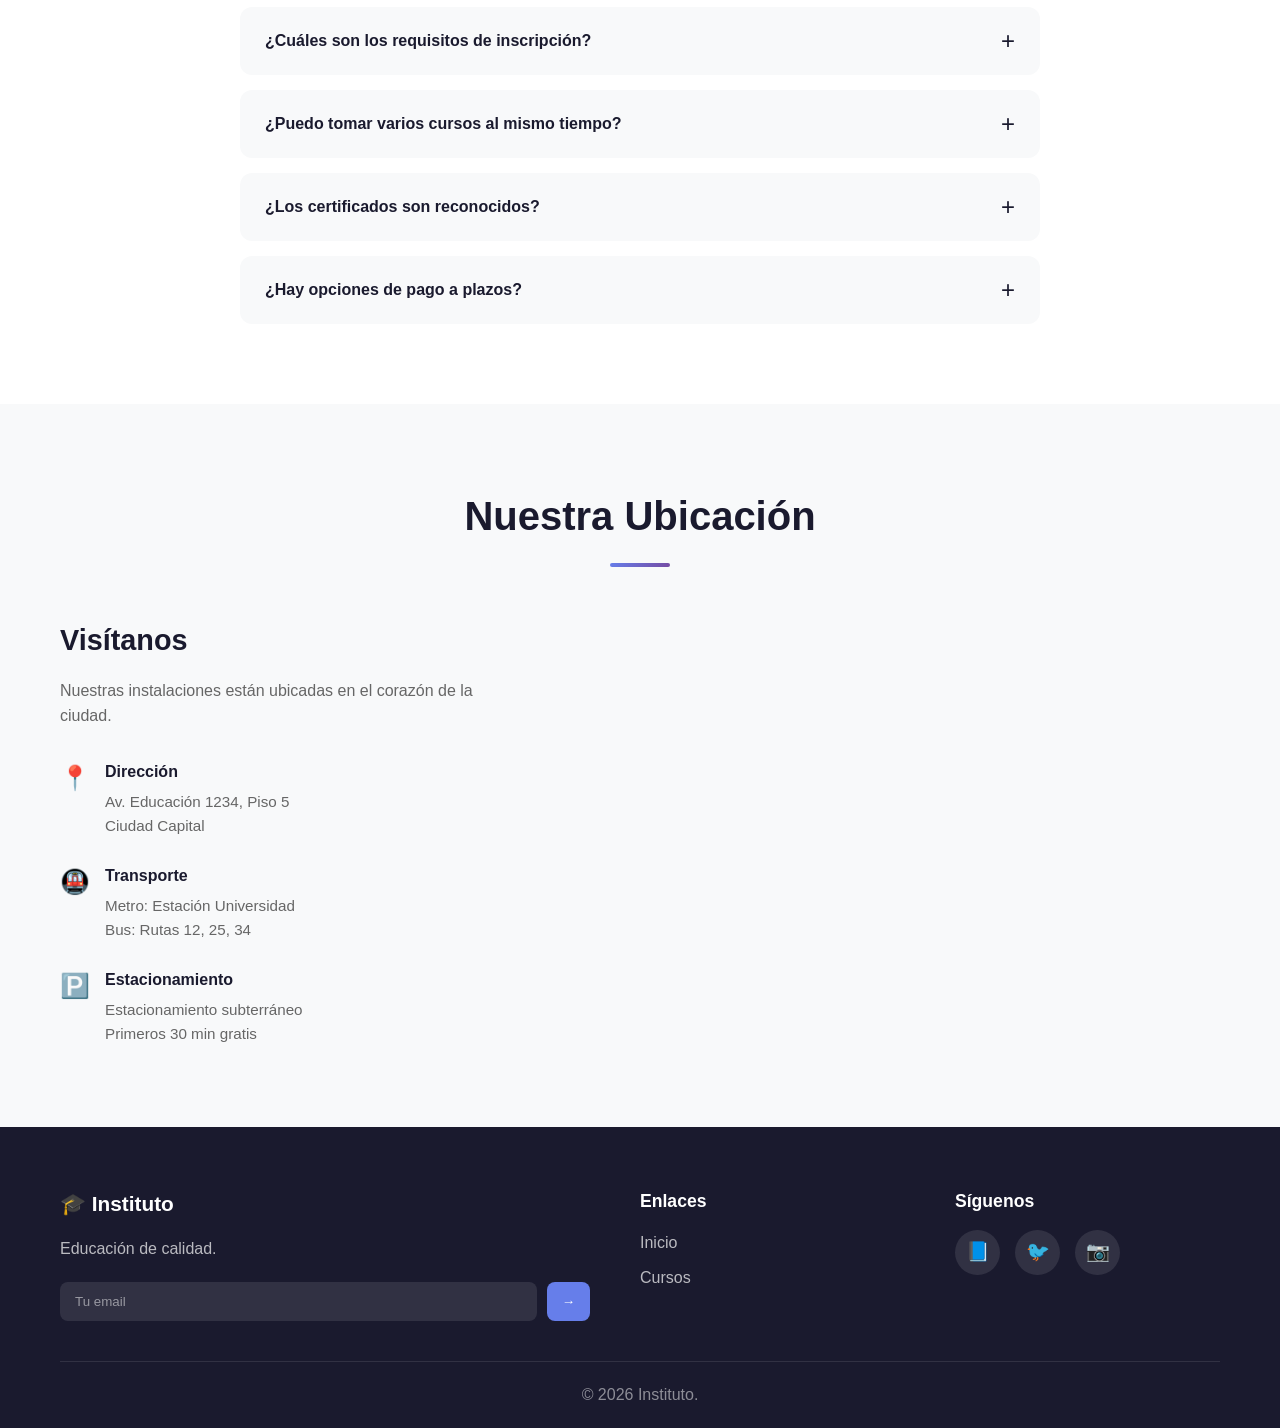
<file: contacto.html>
<!DOCTYPE html>
<html lang="es">
<head>
    <meta charset="UTF-8">
    <meta name="viewport" content="width=device-width, initial-scale=1.0">
    <title>Contacto - Instituto Educativo</title>
    <link rel="stylesheet" href="css/base.css">
    <link rel="stylesheet" href="css/contacto.css">
    <link rel="stylesheet" href="css/faq.css">
</head>
<body>
    <header class="header">
        <nav class="nav container">
            <a href="index.html" class="logo">🎓 Instituto</a>
            <button class="menu-toggle"><span></span><span></span><span></span></button>
            <ul class="nav-links">
                <li><a href="index.html">Inicio</a></li>
                <li><a href="cursos.html">Cursos</a></li>
                <li><a href="galeria.html">Galería</a></li>
                <li><a href="eventos.html">Eventos</a></li>
                <li><a href="blog.html">Blog</a></li>
                <li><a href="campus.html">Campus</a></li>
                <li><a href="precios.html">Precios</a></li>
                <li><a href="admision.html">Admisión</a></li>
                <li><a href="contacto.html" class="active">Contacto</a></li>
            </ul>
            <button class="theme-toggle" id="themeToggle">🌙</button>
        </nav>
    </header>

    <section class="hero" style="min-height:50vh;">
        <div class="hero-content container">
            <h1>Contáctanos</h1>
            <p>Estamos aquí para ayudarte con cualquier consulta</p>
        </div>
    </section>

    <section class="section contacto">
        <div class="container">
            <h2 class="section-title">Envíanos un Mensaje</h2>
            <div class="contact-grid">
                <div class="contact-info">
                    <div class="contact-item"><span class="contact-icon">📍</span><div><h4>Dirección</h4><p>Av. Educación 1234, Ciudad</p></div></div>
                    <div class="contact-item"><span class="contact-icon">📞</span><div><h4>Teléfono</h4><p>+54 11 1234-5678</p></div></div>
                    <div class="contact-item"><span class="contact-icon">✉️</span><div><h4>Email</h4><p>info@instituto.edu</p></div></div>
                    <div class="contact-item"><span class="contact-icon">🕐</span><div><h4>Horario</h4><p>Lun - Vie: 8:00 - 20:00</p></div></div>
                    <div class="newsletter">
                        <h4>📬 Boletín Informativo</h4>
                        <p>Recibe noticias sobre nuevos cursos.</p>
                        <form class="newsletter-form">
                            <input type="email" placeholder="Tu correo electrónico" required>
                            <button type="submit">Suscribirse</button>
                        </form>
                    </div>
                </div>
                <form class="contact-form" id="contactForm">
                    <div class="form-row">
                        <div class="form-group"><label for="nombre">Nombre completo *</label><input type="text" id="nombre" required></div>
                        <div class="form-group"><label for="telefono">Teléfono</label><input type="tel" id="telefono"></div>
                    </div>
                    <div class="form-group"><label for="email">Correo electrónico *</label><input type="email" id="email" required></div>
                    <div class="form-group">
                        <label for="curso">Curso de interés</label>
                        <select id="curso"><option value="">Seleccionar...</option><option value="programacion">Programación</option><option value="diseno">Diseño Gráfico</option><option value="marketing">Marketing Digital</option><option value="ofimatica">Ofimática</option><option value="robotica">Robótica</option><option value="audiovisual">Producción Audiovisual</option></select>
                    </div>
                    <div class="form-group"><label for="mensaje">Mensaje *</label><textarea id="mensaje" rows="4" required></textarea></div>
                    <div class="form-footer"><button type="submit" class="btn btn-submit">Enviar Mensaje</button><span class="form-note">* Campos obligatorios</span></div>
                </form>
            </div>
        </div>
    </section>

    <section class="section faq">
        <div class="container">
            <h2 class="section-title">Preguntas Frecuentes</h2>
            <div class="faq-grid">
                <div class="faq-item"><button class="faq-question"><span>¿Cuáles son los requisitos de inscripción?</span><span class="faq-icon">+</span></button><div class="faq-answer"><p>Para inscribirte necesitas presentar tu DNI, título o certificado de estudios previos, y completar el formulario de inscripción.</p></div></div>
                <div class="faq-item"><button class="faq-question"><span>¿Puedo tomar varios cursos al mismo tiempo?</span><span class="faq-icon">+</span></button><div class="faq-answer"><p>Sí, con el plan Profesional puedes tomar hasta 3 cursos simultáneamente. El plan Empresarial permite cursos ilimitados.</p></div></div>
                <div class="faq-item"><button class="faq-question"><span>¿Los certificados son reconocidos?</span><span class="faq-icon">+</span></button><div class="faq-answer"><p>Sí, todos nuestros certificados cuentan con aval del Ministerio de Educación y son reconocidos en el mercado laboral.</p></div></div>
                <div class="faq-item"><button class="faq-question"><span>¿Hay opciones de pago a plazos?</span><span class="faq-icon">+</span></button><div class="faq-answer"><p>Ofrecemos pagos en efectivo, tarjeta de crédito/débito, y financiamiento sin intereses hasta en 12 cuotas.</p></div></div>
            </div>
        </div>
    </section>

    <section class="section ubicacion">
        <div class="container">
            <h2 class="section-title">Nuestra Ubicación</h2>
            <div class="ubicacion-grid">
                <div class="ubicacion-info">
                    <h3>Visítanos</h3>
                    <p>Nuestras instalaciones están ubicadas en el corazón de la ciudad.</p>
                    <div class="ubicacion-details">
                        <div class="ubicacion-item"><span class="ubi-icon">📍</span><div><strong>Dirección</strong><p>Av. Educación 1234, Piso 5<br>Ciudad Capital</p></div></div>
                        <div class="ubicacion-item"><span class="ubi-icon">🚇</span><div><strong>Transporte</strong><p>Metro: Estación Universidad<br>Bus: Rutas 12, 25, 34</p></div></div>
                        <div class="ubicacion-item"><span class="ubi-icon">🅿️</span><div><strong>Estacionamiento</strong><p>Estacionamiento subterráneo<br>Primeros 30 min gratis</p></div></div>
                    </div>
                </div>
                <div class="ubicacion-map">
                    <div class="map-container">
                        <iframe src="https://www.google.com/maps/embed?pb=!1m18!1m12!1m3!1d3284.2190185578543!2d-58.38257068544022!3d-34.60373896504088!2m3!1f0!2f0!3f0!3m2!1i1024!2i768!4f13.1!3m3!1m2!1s0x95bccacdd3d6b3f9%3A0x7c0f6b5b7e2b4a3d!2sObelisco!5e0!3m2!1ses!2sar!4v1620000000000!5m2!1ses!2sar" allowfullscreen="" loading="lazy"></iframe>
                    </div>
                </div>
            </div>
        </div>
    </section>

    <footer class="footer">
        <div class="container">
            <div class="footer-content">
                <div class="footer-section"><h3>🎓 Instituto</h3><p>Educación de calidad.</p><div class="newsletter-mini"><input placeholder="Tu email"><button>→</button></div></div>
                <div class="footer-section"><h4>Enlaces</h4><ul><li><a href="index.html">Inicio</a></li><li><a href="cursos.html">Cursos</a></li></ul></div>
                <div class="footer-section"><h4>Síguenos</h4><div class="social-links"><a href="#">📘</a><a href="#">🐦</a><a href="#">📷</a></div></div>
            </div>
            <div class="footer-bottom"><p>&copy; 2026 Instituto.</p></div>
        </div>
    </footer>

    <div class="toast" id="toast"><span class="toast-icon">✓</span><span class="toast-message">Mensaje</span></div>
    <button class="scroll-top" id="scrollTop">↑</button>
    <script src="js/bundle.js"></script>
</body>
</html>
</file>
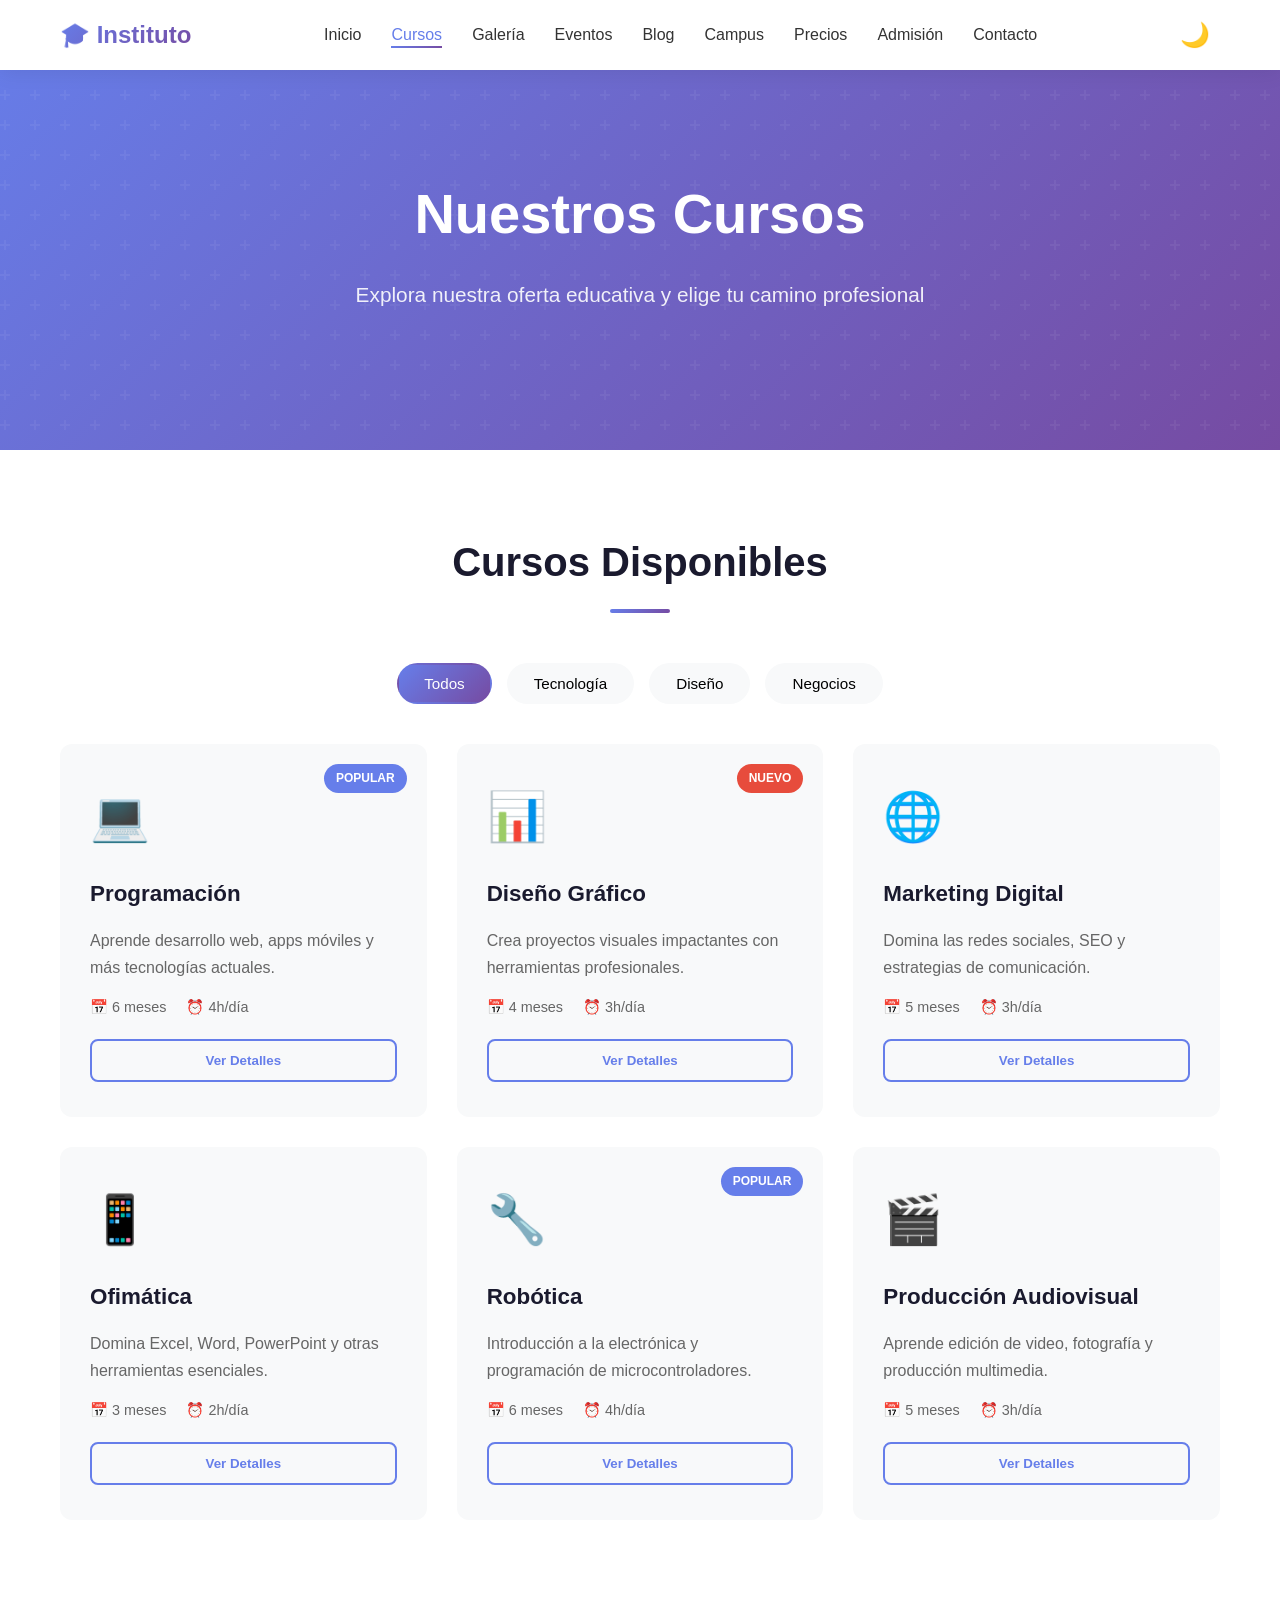
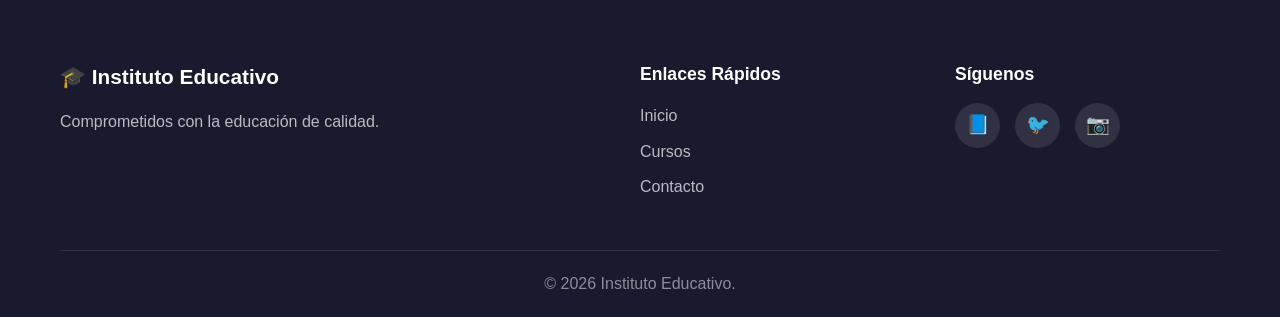
<file: cursos.html>
<!DOCTYPE html>
<html lang="es">
<head>
    <meta charset="UTF-8">
    <meta name="viewport" content="width=device-width, initial-scale=1.0">
    <title>Cursos - Instituto Educativo</title>
    <link rel="stylesheet" href="css/base.css">
    <link rel="stylesheet" href="css/cursos.css">
    <link rel="stylesheet" href="css/hero.css">
</head>
<body>
    <header class="header">
        <nav class="nav container">
            <a href="index.html" class="logo">🎓 Instituto</a>
            <button class="menu-toggle" aria-label="Menú"><span></span><span></span><span></span></button>
            <ul class="nav-links">
                <li><a href="index.html">Inicio</a></li>
                <li><a href="cursos.html" class="active">Cursos</a></li>
                <li><a href="galeria.html">Galería</a></li>
                <li><a href="eventos.html">Eventos</a></li>
                <li><a href="blog.html">Blog</a></li>
                <li><a href="campus.html">Campus</a></li>
                <li><a href="precios.html">Precios</a></li>
                <li><a href="admision.html">Admisión</a></li>
                <li><a href="contacto.html">Contacto</a></li>
            </ul>
            <button class="theme-toggle" id="themeToggle" aria-label="Cambiar tema">🌙</button>
        </nav>
    </header>

    <section class="hero" style="min-height:50vh;">
        <div class="hero-content container">
            <h1>Nuestros Cursos</h1>
            <p>Explora nuestra oferta educativa y elige tu camino profesional</p>
        </div>
    </section>

    <section class="section cursos">
        <div class="container">
            <h2 class="section-title">Cursos Disponibles</h2>
            <div class="cursos-filters">
                <button class="filter-btn active" data-filter="all">Todos</button>
                <button class="filter-btn" data-filter="tecnologia">Tecnología</button>
                <button class="filter-btn" data-filter="diseno">Diseño</button>
                <button class="filter-btn" data-filter="negocios">Negocios</button>
            </div>
            <div class="cursos-grid">
                <article class="card" data-category="tecnologia">
                    <div class="card-icon">💻</div>
                    <h3>Programación</h3>
                    <p>Aprende desarrollo web, apps móviles y más tecnologías actuales.</p>
                    <div class="card-meta"><span>📅 6 meses</span><span>⏰ 4h/día</span></div>
                    <span class="badge">Popular</span>
                    <button class="btn-card">Ver Detalles</button>
                </article>
                <article class="card" data-category="diseno">
                    <div class="card-icon">📊</div>
                    <h3>Diseño Gráfico</h3>
                    <p>Crea proyectos visuales impactantes con herramientas profesionales.</p>
                    <div class="card-meta"><span>📅 4 meses</span><span>⏰ 3h/día</span></div>
                    <span class="badge new">Nuevo</span>
                    <button class="btn-card">Ver Detalles</button>
                </article>
                <article class="card" data-category="negocios">
                    <div class="card-icon">🌐</div>
                    <h3>Marketing Digital</h3>
                    <p>Domina las redes sociales, SEO y estrategias de comunicación.</p>
                    <div class="card-meta"><span>📅 5 meses</span><span>⏰ 3h/día</span></div>
                    <button class="btn-card">Ver Detalles</button>
                </article>
                <article class="card" data-category="tecnologia">
                    <div class="card-icon">📱</div>
                    <h3>Ofimática</h3>
                    <p>Domina Excel, Word, PowerPoint y otras herramientas esenciales.</p>
                    <div class="card-meta"><span>📅 3 meses</span><span>⏰ 2h/día</span></div>
                    <button class="btn-card">Ver Detalles</button>
                </article>
                <article class="card" data-category="tecnologia">
                    <div class="card-icon">🔧</div>
                    <h3>Robótica</h3>
                    <p>Introducción a la electrónica y programación de microcontroladores.</p>
                    <div class="card-meta"><span>📅 6 meses</span><span>⏰ 4h/día</span></div>
                    <span class="badge">Popular</span>
                    <button class="btn-card">Ver Detalles</button>
                </article>
                <article class="card" data-category="diseno">
                    <div class="card-icon">🎬</div>
                    <h3>Producción Audiovisual</h3>
                    <p>Aprende edición de video, fotografía y producción multimedia.</p>
                    <div class="card-meta"><span>📅 5 meses</span><span>⏰ 3h/día</span></div>
                    <button class="btn-card">Ver Detalles</button>
                </article>
            </div>
        </div>
    </section>

    <footer class="footer">
        <div class="container">
            <div class="footer-content">
                <div class="footer-section">
                    <h3>🎓 Instituto Educativo</h3>
                    <p>Comprometidos con la educación de calidad.</p>
                </div>
                <div class="footer-section">
                    <h4>Enlaces Rápidos</h4>
                    <ul>
                        <li><a href="index.html">Inicio</a></li>
                        <li><a href="cursos.html">Cursos</a></li>
                        <li><a href="contacto.html">Contacto</a></li>
                    </ul>
                </div>
                <div class="footer-section">
                    <h4>Síguenos</h4>
                    <div class="social-links"><a href="#">📘</a><a href="#">🐦</a><a href="#">📷</a></div>
                </div>
            </div>
            <div class="footer-bottom"><p>&copy; 2026 Instituto Educativo.</p></div>
        </div>
    </footer>

    <div class="modal" id="modal">
        <div class="modal-content">
            <span class="modal-close">&times;</span>
            <h3 id="modal-title">Título</h3>
            <p id="modal-text">Descripción del curso...</p>
            <div class="modal-info"><span>📅 Duración: 6 meses</span><span>⏰ Horario: 4h/día</span><span>📋 Certificación incluida</span></div>
            <a href="contacto.html" class="btn">Inscribirse Ahora</a>
        </div>
    </div>

    <div class="toast" id="toast"><span class="toast-icon">✓</span><span class="toast-message">Mensaje</span></div>
    <button class="scroll-top" id="scrollTop">↑</button>

    <script src="js/bundle.js"></script>
</body>
</html>
</file>
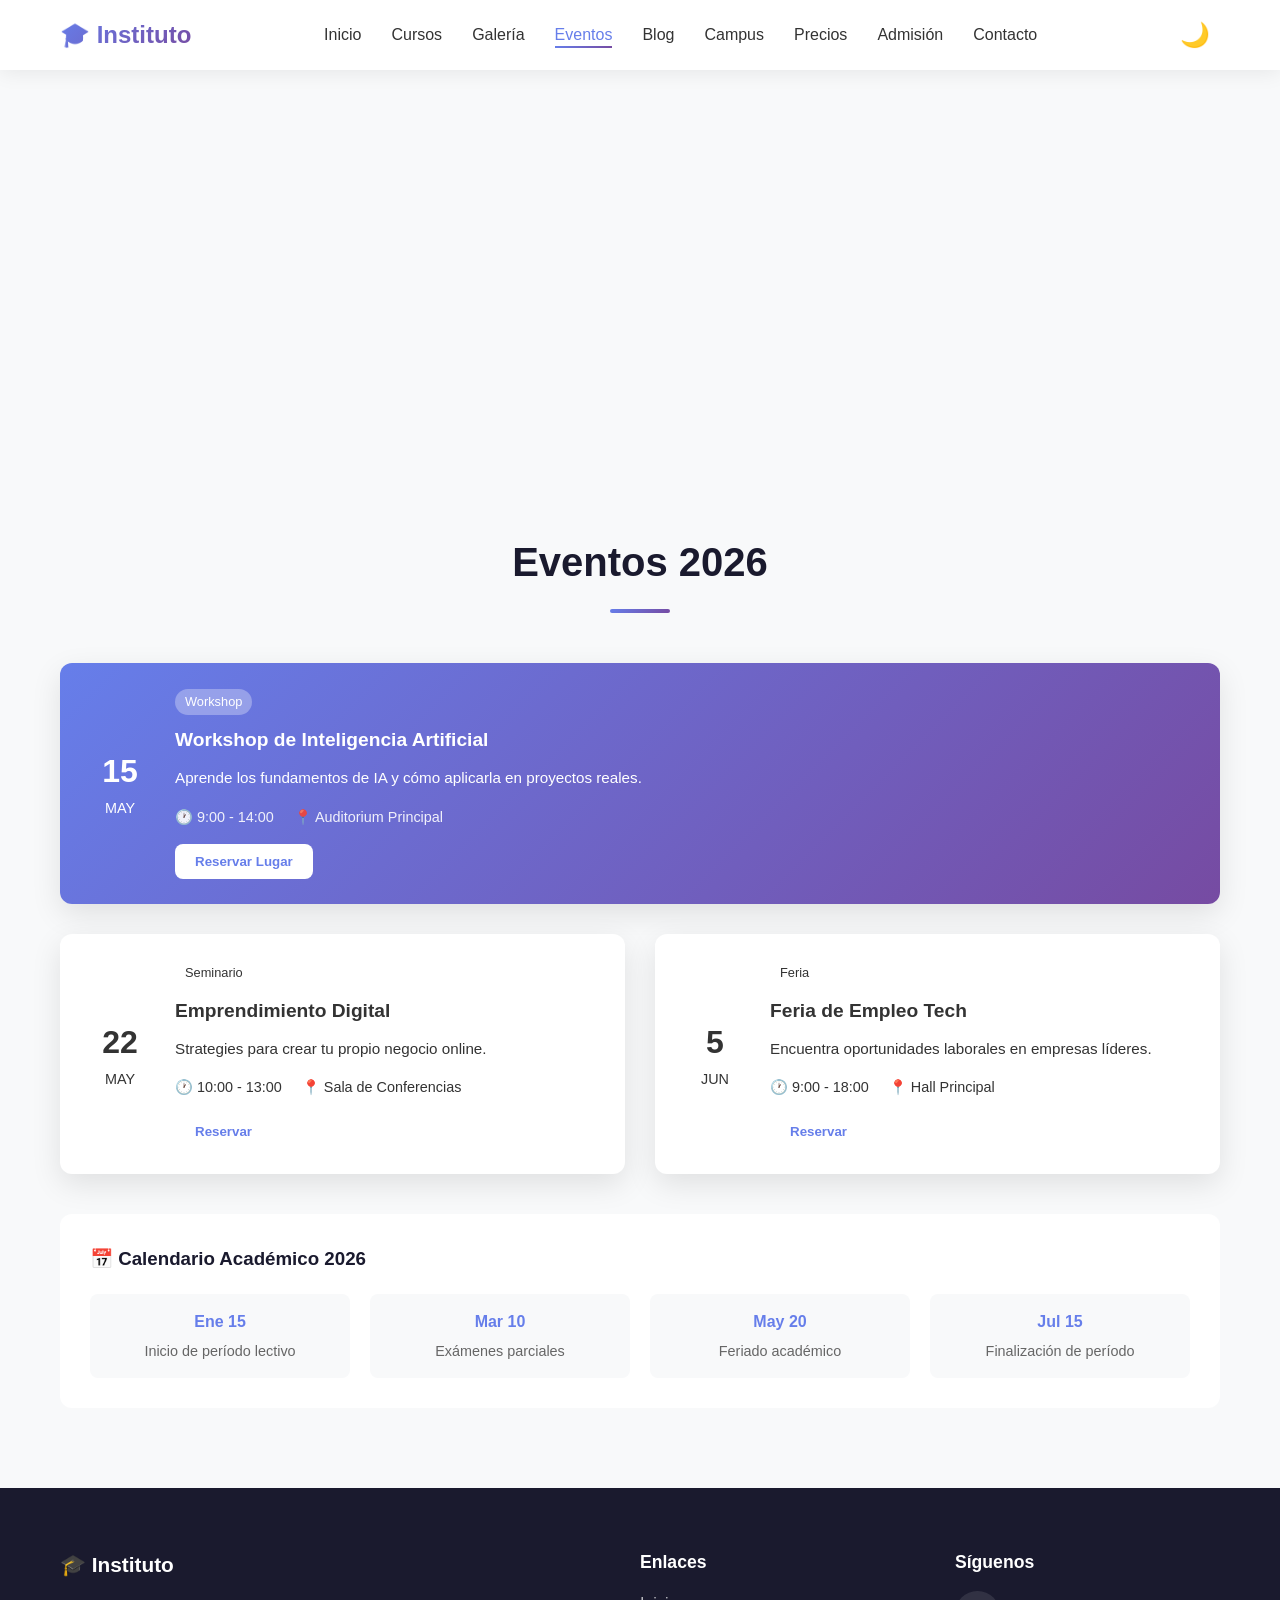
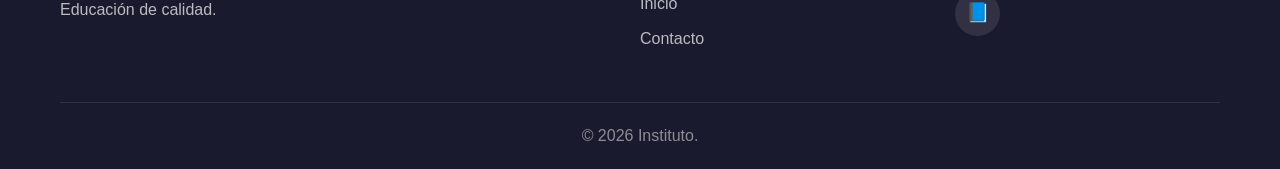
<file: eventos.html>
<!DOCTYPE html>
<html lang="es">
<head>
    <meta charset="UTF-8">
    <meta name="viewport" content="width=device-width, initial-scale=1.0">
    <title>Eventos - Instituto Educativo</title>
    <link rel="stylesheet" href="css/base.css">
    <link rel="stylesheet" href="css/eventos.css">
</head>
<body>
    <header class="header">
        <nav class="nav container">
            <a href="index.html" class="logo">🎓 Instituto</a>
            <button class="menu-toggle"><span></span><span></span><span></span></button>
            <ul class="nav-links">
                <li><a href="index.html">Inicio</a></li>
                <li><a href="cursos.html">Cursos</a></li>
                <li><a href="galeria.html">Galería</a></li>
                <li><a href="eventos.html" class="active">Eventos</a></li>
                <li><a href="blog.html">Blog</a></li>
                <li><a href="campus.html">Campus</a></li>
                <li><a href="precios.html">Precios</a></li>
                <li><a href="admision.html">Admisión</a></li>
                <li><a href="contacto.html">Contacto</a></li>
            </ul>
            <button class="theme-toggle" id="themeToggle">🌙</button>
        </nav>
    </header>

    <section class="hero" style="min-height:50vh;">
        <div class="hero-content container">
            <h1>Próximos Eventos</h1>
            <p>Participa en nuestros talleres, seminarios y actividades</p>
        </div>
    </section>

    <section class="section eventos">
        <div class="container">
            <h2 class="section-title">Eventos 2026</h2>
            <div class="eventos-grid">
                <div class="evento-card featured">
                    <div class="evento-date"><span class="evento-dia">15</span><span class="evento-mes">May</span></div>
                    <div class="evento-content">
                        <span class="evento-tag">Workshop</span>
                        <h3>Workshop de Inteligencia Artificial</h3>
                        <p>Aprende los fundamentos de IA y cómo aplicarla en proyectos reales.</p>
                        <div class="evento-meta"><span>🕐 9:00 - 14:00</span><span>📍 Auditorium Principal</span></div>
                        <button class="btn-evento">Reservar Lugar</button>
                    </div>
                </div>
                <div class="evento-card">
                    <div class="evento-date"><span class="evento-dia">22</span><span class="evento-mes">May</span></div>
                    <div class="evento-content">
                        <span class="evento-tag">Seminario</span>
                        <h3>Emprendimiento Digital</h3>
                        <p>Strategies para crear tu propio negocio online.</p>
                        <div class="evento-meta"><span>🕐 10:00 - 13:00</span><span>📍 Sala de Conferencias</span></div>
                        <button class="btn-evento">Reservar</button>
                    </div>
                </div>
                <div class="evento-card">
                    <div class="evento-date"><span class="evento-dia">5</span><span class="evento-mes">Jun</span></div>
                    <div class="evento-content">
                        <span class="evento-tag">Feria</span>
                        <h3>Feria de Empleo Tech</h3>
                        <p>Encuentra oportunidades laborales en empresas líderes.</p>
                        <div class="evento-meta"><span>🕐 9:00 - 18:00</span><span>📍 Hall Principal</span></div>
                        <button class="btn-evento">Reservar</button>
                    </div>
                </div>
            </div>
            <div class="calendario-mini">
                <h3>📅 Calendario Académico 2026</h3>
                <div class="calendario-lista">
                    <div class="cal-item"><span class="cal-date">Ene 15</span><span class="cal-event">Inicio de período lectivo</span></div>
                    <div class="cal-item"><span class="cal-date">Mar 10</span><span class="cal-event">Exámenes parciales</span></div>
                    <div class="cal-item"><span class="cal-date">May 20</span><span class="cal-event">Feriado académico</span></div>
                    <div class="cal-item"><span class="cal-date">Jul 15</span><span class="cal-event">Finalización de período</span></div>
                </div>
            </div>
        </div>
    </section>

    <footer class="footer">
        <div class="container">
            <div class="footer-content">
                <div class="footer-section"><h3>🎓 Instituto</h3><p>Educación de calidad.</p></div>
                <div class="footer-section"><h4>Enlaces</h4><ul><li><a href="index.html">Inicio</a></li><li><a href="contacto.html">Contacto</a></li></ul></div>
                <div class="footer-section"><h4>Síguenos</h4><div class="social-links"><a href="#">📘</a></div></div>
            </div>
            <div class="footer-bottom"><p>&copy; 2026 Instituto.</p></div>
        </div>
    </footer>

    <div class="toast" id="toast"><span class="toast-icon">✓</span><span class="toast-message">Mensaje</span></div>
    <button class="scroll-top" id="scrollTop">↑</button>
    <script src="js/bundle.js"></script>
</body>
</html>
</file>
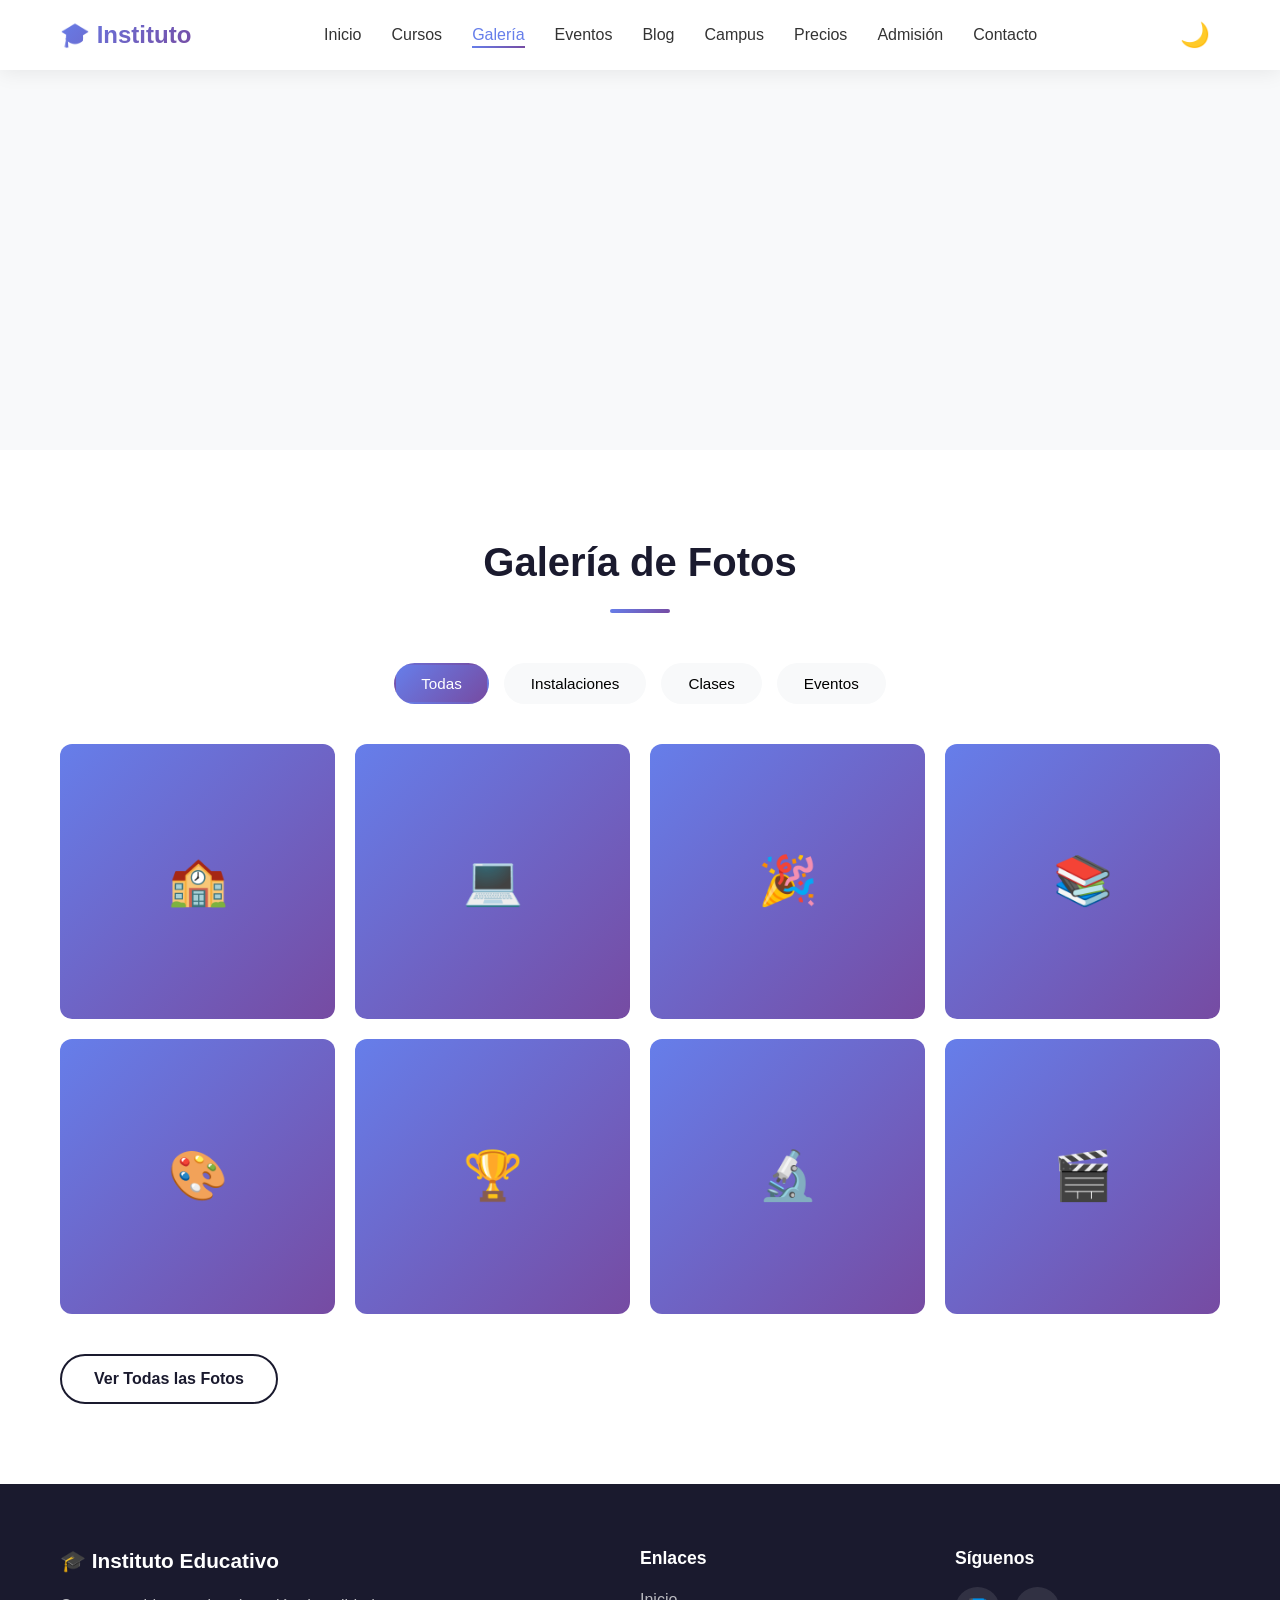
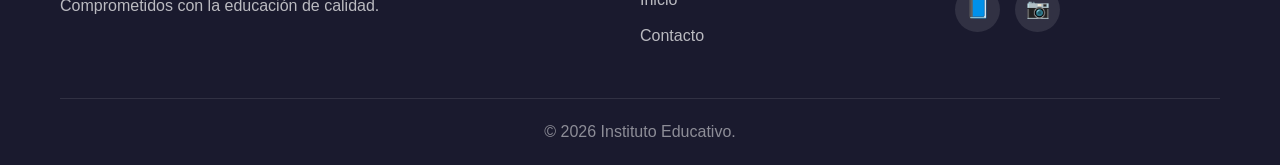
<file: galeria.html>
<!DOCTYPE html>
<html lang="es">
<head>
    <meta charset="UTF-8">
    <meta name="viewport" content="width=device-width, initial-scale=1.0">
    <title>Galería - Instituto Educativo</title>
    <link rel="stylesheet" href="css/base.css">
    <link rel="stylesheet" href="css/galeria.css">
</head>
<body>
    <header class="header">
        <nav class="nav container">
            <a href="index.html" class="logo">🎓 Instituto</a>
            <button class="menu-toggle" aria-label="Menú"><span></span><span></span><span></span></button>
            <ul class="nav-links">
                <li><a href="index.html">Inicio</a></li>
                <li><a href="cursos.html">Cursos</a></li>
                <li><a href="galeria.html" class="active">Galería</a></li>
                <li><a href="eventos.html">Eventos</a></li>
                <li><a href="blog.html">Blog</a></li>
                <li><a href="campus.html">Campus</a></li>
                <li><a href="precios.html">Precios</a></li>
                <li><a href="admision.html">Admisión</a></li>
                <li><a href="contacto.html">Contacto</a></li>
            </ul>
            <button class="theme-toggle" id="themeToggle">🌙</button>
        </nav>
    </header>

    <section class="hero" style="min-height:50vh;">
        <div class="hero-content container">
            <h1>Nuestra Galería</h1>
            <p>Conoce nuestras instalaciones y actividades</p>
        </div>
    </section>

    <section class="section galeria">
        <div class="container">
            <h2 class="section-title">Galería de Fotos</h2>
            <div class="galeria-filters">
                <button class="filter-btn active" data-filter="all">Todas</button>
                <button class="filter-btn" data-filter="instalaciones">Instalaciones</button>
                <button class="filter-btn" data-filter="clases">Clases</button>
                <button class="filter-btn" data-filter="eventos">Eventos</button>
            </div>
            <div class="galeria-grid">
                <div class="galeria-item" data-category="instalaciones"><div class="galeria-img">🏫</div><div class="galeria-overlay"><h4>Aulas Modernas</h4><p>Espacios equipados con tecnología</p></div></div>
                <div class="galeria-item" data-category="clases"><div class="galeria-img">💻</div><div class="galeria-overlay"><h4>Clases de Programación</h4><p>Aprendizaje práctico</p></div></div>
                <div class="galeria-item" data-category="eventos"><div class="galeria-img">🎉</div><div class="galeria-overlay"><h4>Graduación 2025</h4><p>Celebración de nuestros profesionales</p></div></div>
                <div class="galeria-item" data-category="instalaciones"><div class="galeria-img">📚</div><div class="galeria-overlay"><h4>Biblioteca</h4><p>Recursos digitales y físicos</p></div></div>
                <div class="galeria-item" data-category="clases"><div class="galeria-img">🎨</div><div class="galeria-overlay"><h4>Taller de Diseño</h4><p>Creatividad sin límites</p></div></div>
                <div class="galeria-item" data-category="eventos"><div class="galeria-img">🏆</div><div class="galeria-overlay"><h4>Concurso de Programación</h4><p>Competencia anual</p></div></div>
                <div class="galeria-item" data-category="instalaciones"><div class="galeria-img">🔬</div><div class="galeria-overlay"><h4>Laboratorio de Robótica</h4><p>Equipamiento profesional</p></div></div>
                <div class="galeria-item" data-category="clases"><div class="galeria-img">🎬</div><div class="galeria-overlay"><h4>Estudio de Producción</h4><p>Video profesional</p></div></div>
            </div>
            <button class="btn btn-outline-dark" id="btnGaleria">Ver Todas las Fotos</button>
        </div>
    </section>

    <footer class="footer">
        <div class="container">
            <div class="footer-content">
                <div class="footer-section"><h3>🎓 Instituto Educativo</h3><p>Comprometidos con la educación de calidad.</p></div>
                <div class="footer-section"><h4>Enlaces</h4><ul><li><a href="index.html">Inicio</a></li><li><a href="contacto.html">Contacto</a></li></ul></div>
                <div class="footer-section"><h4>Síguenos</h4><div class="social-links"><a href="#">📘</a><a href="#">📷</a></div></div>
            </div>
            <div class="footer-bottom"><p>&copy; 2026 Instituto Educativo.</p></div>
        </div>
    </footer>

    <div class="toast" id="toast"><span class="toast-icon">✓</span><span class="toast-message">Mensaje</span></div>
    <button class="scroll-top" id="scrollTop">↑</button>
    <script src="js/bundle.js"></script>
</body>
</html>
</file>
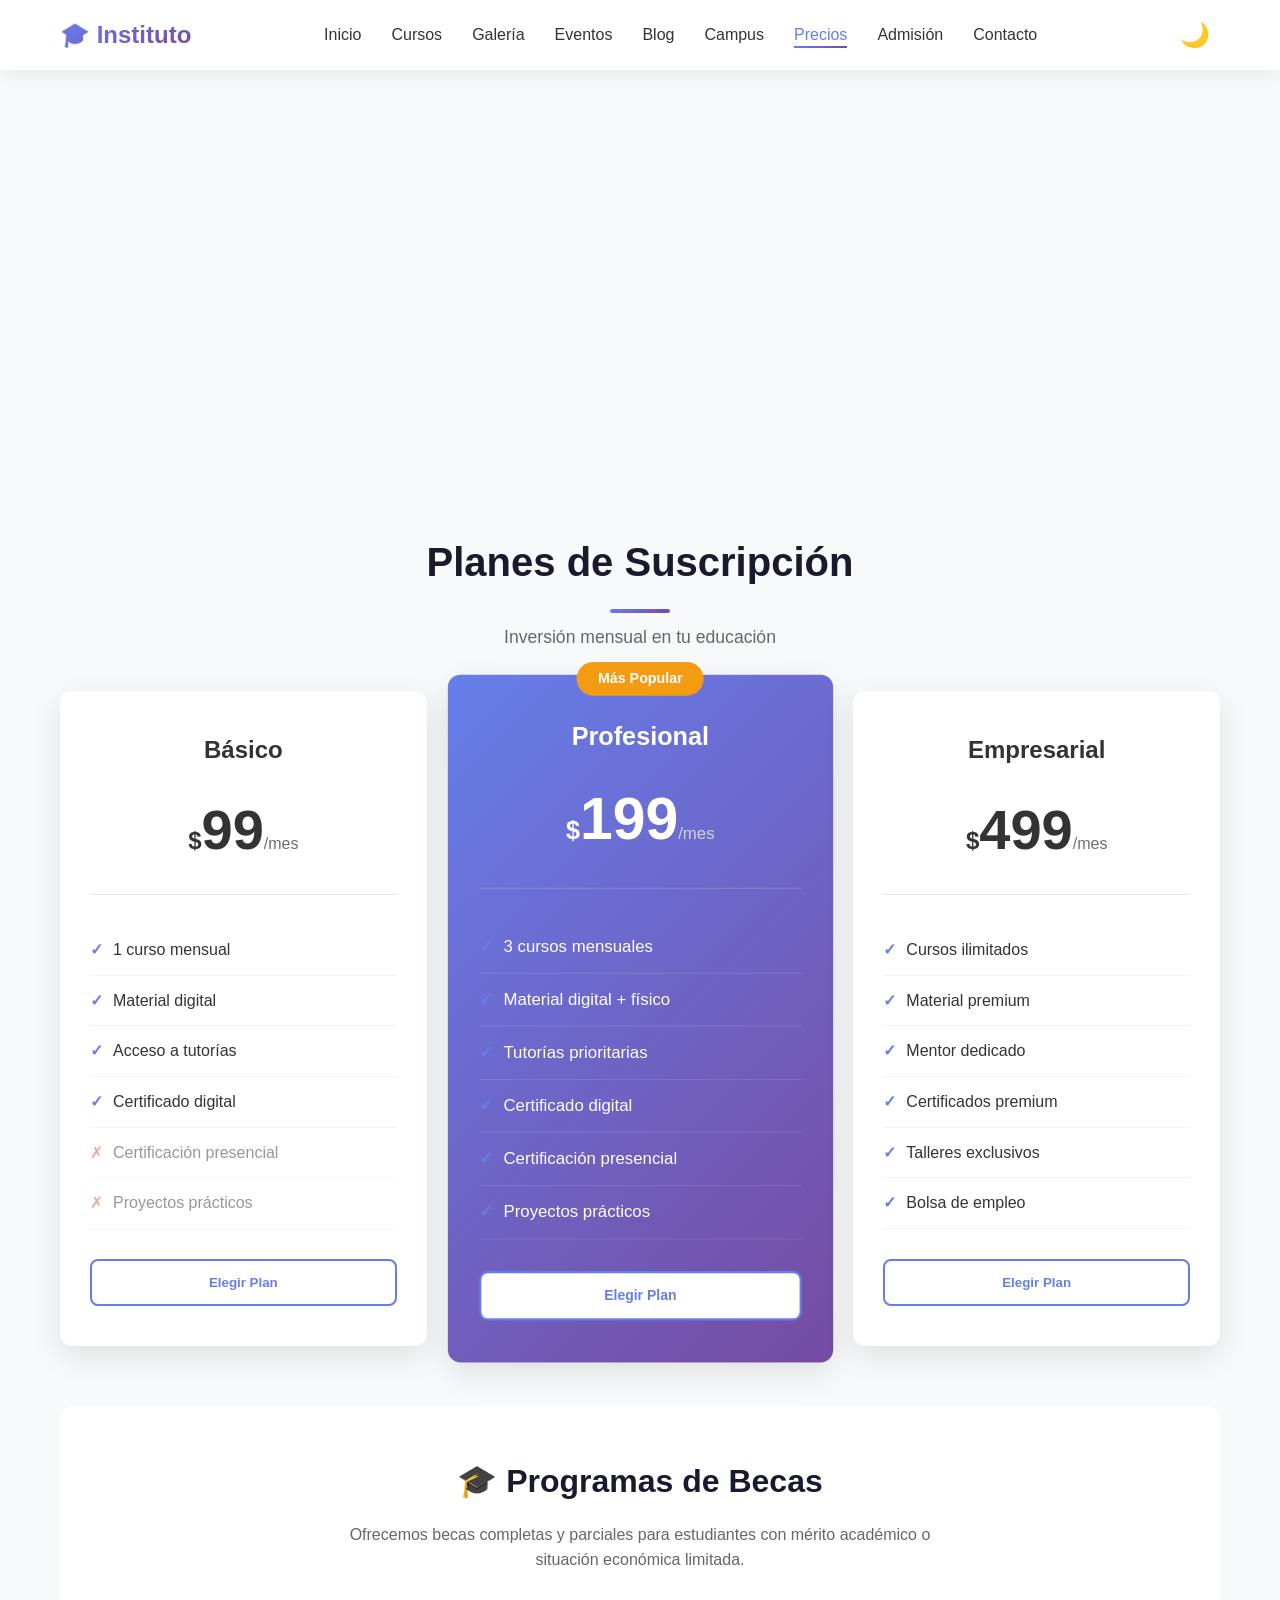
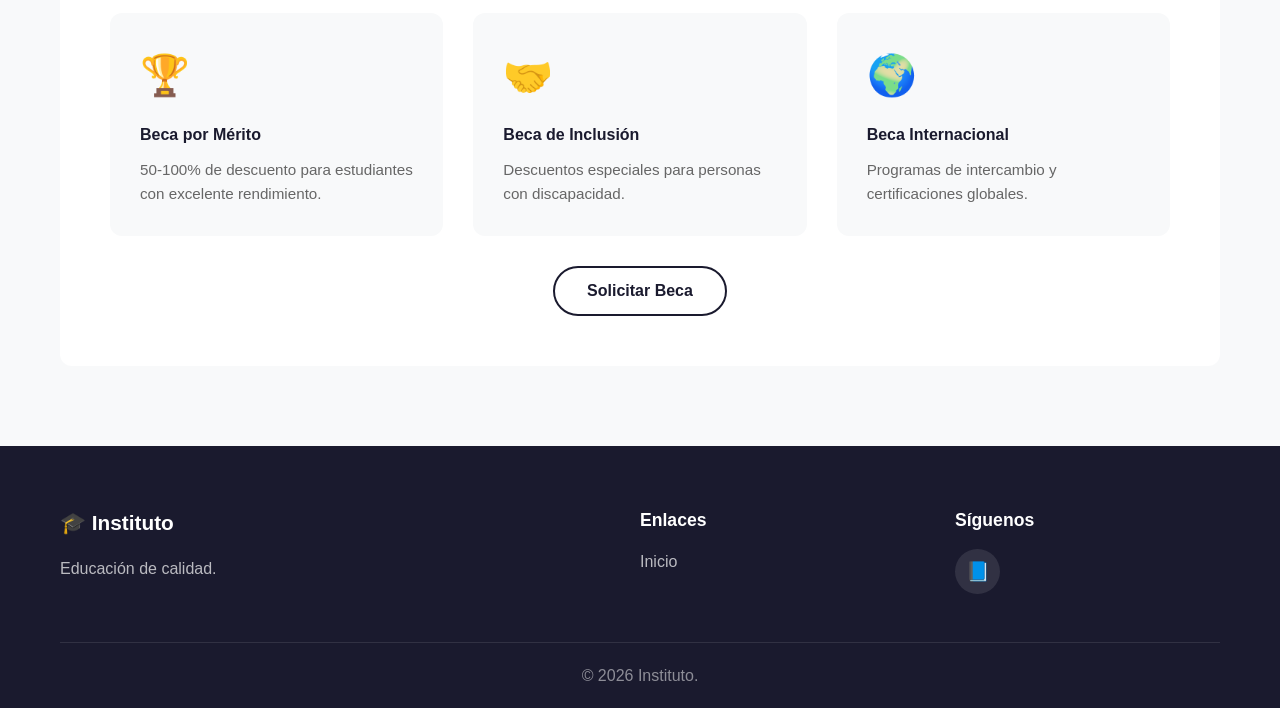
<file: precios.html>
<!DOCTYPE html>
<html lang="es">
<head>
    <meta charset="UTF-8">
    <meta name="viewport" content="width=device-width, initial-scale=1.0">
    <title>Precios - Instituto Educativo</title>
    <link rel="stylesheet" href="css/base.css">
    <link rel="stylesheet" href="css/precios.css">
</head>
<body>
    <header class="header">
        <nav class="nav container">
            <a href="index.html" class="logo">🎓 Instituto</a>
            <button class="menu-toggle"><span></span><span></span><span></span></button>
            <ul class="nav-links">
                <li><a href="index.html">Inicio</a></li>
                <li><a href="cursos.html">Cursos</a></li>
                <li><a href="galeria.html">Galería</a></li>
                <li><a href="eventos.html">Eventos</a></li>
                <li><a href="blog.html">Blog</a></li>
                <li><a href="campus.html">Campus</a></li>
                <li><a href="precios.html" class="active">Precios</a></li>
                <li><a href="admision.html">Admisión</a></li>
                <li><a href="contacto.html">Contacto</a></li>
            </ul>
            <button class="theme-toggle" id="themeToggle">🌙</button>
        </nav>
    </header>

    <section class="hero" style="min-height:50vh;">
        <div class="hero-content container">
            <h1>Planes y Precios</h1>
            <p>Elige el plan que mejor se adapte a tus necesidades</p>
        </div>
    </section>

    <section class="section precios">
        <div class="container">
            <h2 class="section-title">Planes de Suscripción</h2>
            <p class="precios-subtitle">Inversión mensual en tu educación</p>
            <div class="planes-grid">
                <div class="plan-card">
                    <div class="plan-header">
                        <h3>Básico</h3>
                        <div class="plan-price"><span class="currency">$</span><span class="amount">99</span><span class="period">/mes</span></div>
                    </div>
                    <ul class="plan-features">
                        <li><span class="check">✓</span> 1 curso mensual</li>
                        <li><span class="check">✓</span> Material digital</li>
                        <li><span class="check">✓</span> Acceso a tutorías</li>
                        <li><span class="check">✓</span> Certificado digital</li>
                        <li class="disabled"><span class="cross">✗</span> Certificación presencial</li>
                        <li class="disabled"><span class="cross">✗</span> Proyectos prácticos</li>
                    </ul>
                    <button class="btn-plan">Elegir Plan</button>
                </div>
                <div class="plan-card featured">
                    <div class="plan-badge">Más Popular</div>
                    <div class="plan-header">
                        <h3>Profesional</h3>
                        <div class="plan-price"><span class="currency">$</span><span class="amount">199</span><span class="period">/mes</span></div>
                    </div>
                    <ul class="plan-features">
                        <li><span class="check">✓</span> 3 cursos mensuales</li>
                        <li><span class="check">✓</span> Material digital + físico</li>
                        <li><span class="check">✓</span> Tutorías prioritarias</li>
                        <li><span class="check">✓</span> Certificado digital</li>
                        <li><span class="check">✓</span> Certificación presencial</li>
                        <li><span class="check">✓</span> Proyectos prácticos</li>
                    </ul>
                    <button class="btn-plan primary">Elegir Plan</button>
                </div>
                <div class="plan-card">
                    <div class="plan-header">
                        <h3>Empresarial</h3>
                        <div class="plan-price"><span class="currency">$</span><span class="amount">499</span><span class="period">/mes</span></div>
                    </div>
                    <ul class="plan-features">
                        <li><span class="check">✓</span> Cursos ilimitados</li>
                        <li><span class="check">✓</span> Material premium</li>
                        <li><span class="check">✓</span> Mentor dedicado</li>
                        <li><span class="check">✓</span> Certificados premium</li>
                        <li><span class="check">✓</span> Talleres exclusivos</li>
                        <li><span class="check">✓</span> Bolsa de empleo</li>
                    </ul>
                    <button class="btn-plan">Elegir Plan</button>
                </div>
            </div>
            <div class="becas-section">
                <h3>🎓 Programas de Becas</h3>
                <p>Ofrecemos becas completas y parciales para estudiantes con mérito académico o situación económica limitada.</p>
                <div class="becas-grid">
                    <div class="beca-card"><span class="beca-icon">🏆</span><h4>Beca por Mérito</h4><p>50-100% de descuento para estudiantes con excelente rendimiento.</p></div>
                    <div class="beca-card"><span class="beca-icon">🤝</span><h4>Beca de Inclusión</h4><p>Descuentos especiales para personas con discapacidad.</p></div>
                    <div class="beca-card"><span class="beca-icon">🌍</span><h4>Beca Internacional</h4><p>Programas de intercambio y certificaciones globales.</p></div>
                </div>
                <button class="btn btn-outline-dark" id="btnBecas">Solicitar Beca</button>
            </div>
        </div>
    </section>

    <footer class="footer">
        <div class="container">
            <div class="footer-content">
                <div class="footer-section"><h3>🎓 Instituto</h3><p>Educación de calidad.</p></div>
                <div class="footer-section"><h4>Enlaces</h4><ul><li><a href="index.html">Inicio</a></li></ul></div>
                <div class="footer-section"><h4>Síguenos</h4><div class="social-links"><a href="#">📘</a></div></div>
            </div>
            <div class="footer-bottom"><p>&copy; 2026 Instituto.</p></div>
        </div>
    </footer>

    <div class="toast" id="toast"><span class="toast-icon">✓</span><span class="toast-message">Mensaje</span></div>
    <button class="scroll-top" id="scrollTop">↑</button>
    <script src="js/bundle.js"></script>
</body>
</html>
</file>
<file: css/base.css>
:root {
    --primary: #667eea;
    --secondary: #764ba2;
    --dark: #1a1a2e;
    --light: #f8f9fa;
    --text: #333;
    --text-light: #666;
    --white: #ffffff;
    --gradient: linear-gradient(135deg, var(--primary) 0%, var(--secondary) 100%);
    --shadow: 0 10px 30px rgba(0, 0, 0, 0.1);
    --radius: 12px;
}

* {
    margin: 0;
    padding: 0;
    box-sizing: border-box;
}

html {
    scroll-behavior: smooth;
}

body {
    font-family: 'Segoe UI', Tahoma, Geneva, Verdana, sans-serif;
    color: var(--text);
    line-height: 1.6;
    background-color: var(--light);
}

.container {
    max-width: 1200px;
    margin: 0 auto;
    padding: 0 20px;
}

a {
    text-decoration: none;
    color: inherit;
}

ul {
    list-style: none;
}

img {
    max-width: 100%;
    height: auto;
}

.btn {
    display: inline-block;
    padding: 14px 32px;
    background: var(--gradient);
    color: var(--white);
    border: none;
    border-radius: 50px;
    font-size: 1rem;
    font-weight: 600;
    cursor: pointer;
    transition: transform 0.3s ease, box-shadow 0.3s ease;
}

.btn:hover {
    transform: translateY(-2px);
    box-shadow: 0 10px 25px rgba(102, 126, 234, 0.4);
}

.btn-outline {
    background: transparent;
    border: 2px solid var(--white);
    color: var(--white);
}

.btn-outline:hover {
    background: var(--white);
    color: var(--primary);
}

.btn-outline-dark {
    background: transparent;
    border: 2px solid var(--dark);
    color: var(--dark);
}

.btn-outline-dark:hover {
    background: var(--dark);
    color: var(--white);
}

.section {
    padding: 80px 0;
}

.section-title {
    font-size: 2.5rem;
    text-align: center;
    margin-bottom: 50px;
    color: var(--dark);
    position: relative;
}

.section-title::after {
    content: '';
    display: block;
    width: 60px;
    height: 4px;
    background: var(--gradient);
    margin: 15px auto 0;
    border-radius: 2px;
}

.header {
    position: fixed;
    top: 0;
    left: 0;
    width: 100%;
    background: var(--white);
    box-shadow: 0 2px 20px rgba(0, 0, 0, 0.08);
    z-index: 1000;
}

.nav {
    display: flex;
    justify-content: space-between;
    align-items: center;
    height: 70px;
}

.logo {
    font-size: 1.5rem;
    font-weight: 700;
    background: var(--gradient);
    -webkit-background-clip: text;
    -webkit-text-fill-color: transparent;
    background-clip: text;
}

.nav-links {
    display: flex;
    gap: 30px;
}

.nav-links a {
    font-weight: 500;
    transition: color 0.3s ease;
    position: relative;
}

.nav-links a::after {
    content: '';
    position: absolute;
    bottom: -5px;
    left: 0;
    width: 0;
    height: 2px;
    background: var(--gradient);
    transition: width 0.3s ease;
}

.nav-links a:hover::after {
    width: 100%;
}

.nav-links a:hover {
    color: var(--primary);
}

.nav-links a.active {
    color: var(--primary);
}

.nav-links a.active::after {
    width: 100%;
}

.menu-toggle {
    display: none;
    flex-direction: column;
    gap: 5px;
    background: none;
    border: none;
    cursor: pointer;
    padding: 5px;
}

.menu-toggle span {
    width: 25px;
    height: 3px;
    background: var(--dark);
    border-radius: 3px;
    transition: all 0.3s ease;
}

.menu-toggle.active span:nth-child(1) {
    transform: rotate(45deg) translate(5px, 5px);
}

.menu-toggle.active span:nth-child(2) {
    opacity: 0;
}

.menu-toggle.active span:nth-child(3) {
    transform: rotate(-45deg) translate(7px, -6px);
}

.theme-toggle {
    background: none;
    border: none;
    font-size: 1.5rem;
    cursor: pointer;
    padding: 5px 10px;
    transition: transform 0.3s ease;
}

.theme-toggle:hover {
    transform: scale(1.2);
}

.footer {
    background: var(--dark);
    color: var(--white);
    padding: 60px 0 20px;
}

.footer-content {
    display: grid;
    grid-template-columns: 2fr 1fr 1fr;
    gap: 50px;
    margin-bottom: 40px;
}

.footer-section h3 {
    font-size: 1.3rem;
    margin-bottom: 15px;
}

.footer-section > p {
    color: rgba(255, 255, 255, 0.7);
    line-height: 1.7;
    margin-bottom: 20px;
}

.newsletter-mini {
    display: flex;
    gap: 10px;
}

.newsletter-mini input {
    flex: 1;
    padding: 12px 15px;
    border: none;
    border-radius: 8px;
    background: rgba(255, 255, 255, 0.1);
    color: var(--white);
}

.newsletter-mini input::placeholder {
    color: rgba(255, 255, 255, 0.5);
}

.newsletter-mini button {
    padding: 12px 15px;
    background: var(--primary);
    border: none;
    border-radius: 8px;
    color: var(--white);
    cursor: pointer;
    transition: background 0.3s ease;
}

.newsletter-mini button:hover {
    background: var(--secondary);
}

.footer-section h4 {
    font-size: 1.1rem;
    margin-bottom: 15px;
}

.footer-section ul li {
    margin-bottom: 10px;
}

.footer-section ul a {
    color: rgba(255, 255, 255, 0.7);
    transition: color 0.3s ease;
}

.footer-section ul a:hover {
    color: var(--primary);
}

.social-links {
    display: flex;
    gap: 15px;
}

.social-links a {
    width: 45px;
    height: 45px;
    display: flex;
    align-items: center;
    justify-content: center;
    background: rgba(255, 255, 255, 0.1);
    border-radius: 50%;
    font-size: 1.2rem;
    transition: background 0.3s ease, transform 0.3s ease;
}

.social-links a:hover {
    background: var(--primary);
    transform: translateY(-3px);
}

.footer-bottom {
    text-align: center;
    padding-top: 20px;
    border-top: 1px solid rgba(255, 255, 255, 0.1);
    color: rgba(255, 255, 255, 0.5);
}

.scroll-top {
    position: fixed;
    bottom: 30px;
    right: 30px;
    width: 50px;
    height: 50px;
    background: var(--gradient);
    color: var(--white);
    border: none;
    border-radius: 50%;
    font-size: 1.5rem;
    cursor: pointer;
    opacity: 0;
    visibility: hidden;
    transition: all 0.3s ease;
    z-index: 1000;
}

.scroll-top.show {
    opacity: 1;
    visibility: visible;
}

.scroll-top:hover {
    transform: translateY(-5px);
    box-shadow: var(--shadow);
}

.toast {
    position: fixed;
    bottom: 30px;
    right: 30px;
    display: flex;
    align-items: center;
    gap: 10px;
    padding: 15px 25px;
    background: #27ae60;
    color: var(--white);
    border-radius: 8px;
    box-shadow: var(--shadow);
    transform: translateX(150%);
    transition: transform 0.3s ease;
    z-index: 3000;
}

.toast.show {
    transform: translateX(0);
}

.toast-icon {
    width: 24px;
    height: 24px;
    background: var(--white);
    color: #27ae60;
    border-radius: 50%;
    display: flex;
    align-items: center;
    justify-content: center;
    font-weight: 700;
}

.modal {
    display: none;
    position: fixed;
    top: 0;
    left: 0;
    width: 100%;
    height: 100%;
    background: rgba(0, 0, 0, 0.7);
    z-index: 2000;
    justify-content: center;
    align-items: center;
}

.modal.show {
    display: flex;
}

.modal-content {
    background: var(--white);
    padding: 40px;
    border-radius: var(--radius);
    max-width: 500px;
    width: 90%;
    position: relative;
    animation: modalSlide 0.3s ease;
}

@keyframes modalSlide {
    from {
        transform: translateY(-50px);
        opacity: 0;
    }
    to {
        transform: translateY(0);
        opacity: 1;
    }
}

.modal-close {
    position: absolute;
    top: 15px;
    right: 20px;
    font-size: 1.5rem;
    cursor: pointer;
    color: var(--text-light);
    transition: color 0.3s ease;
}

.modal-close:hover {
    color: var(--dark);
}

.modal-content h3 {
    font-size: 1.5rem;
    color: var(--dark);
    margin-bottom: 15px;
}

.modal-content p {
    color: var(--text-light);
    margin-bottom: 20px;
}

.modal-info {
    display: flex;
    flex-direction: column;
    gap: 10px;
    margin-bottom: 25px;
    padding: 20px;
    background: var(--light);
    border-radius: 8px;
}

.modal-info span {
    color: var(--text);
    font-size: 0.95rem;
}

.filter-btn {
    padding: 10px 25px;
    background: var(--light);
    border: 2px solid transparent;
    border-radius: 30px;
    font-size: 0.95rem;
    font-weight: 500;
    cursor: pointer;
    transition: all 0.3s ease;
}

.filter-btn:hover {
    border-color: var(--primary);
    color: var(--primary);
}

.filter-btn.active {
    background: var(--gradient);
    color: var(--white);
}

.check {
    color: var(--primary);
    font-weight: 700;
}

.cross {
    color: #e74c3c;
}

[data-theme="dark"] {
    --light: #1a1a2e;
    --dark: #f8f9fa;
    --text: #e0e0e0;
    --text-light: #aaa;
    --white: #16213e;
}

[data-theme="dark"] .header,
[data-theme="dark"] .card,
[data-theme="dark"] .mv-card,
[data-theme="dark"] .profesor-card,
[data-theme="dark"] .contact-form,
[data-theme="dark"] .ubicacion-info,
[data-theme="dark"] .faq-item,
[data-theme="dark"] .beca-card,
[data-theme="dark"] .plan-card,
[data-theme="dark"] .blog-card,
[data-theme="dark"] .evento-card {
    background: #1a1a2e;
}

@media (max-width: 992px) {
    .footer-content {
        grid-template-columns: 1fr 1fr;
    }
}

@media (max-width: 768px) {
    .menu-toggle {
        display: flex;
    }

    .nav {
        flex-wrap: wrap;
    }

    .theme-toggle {
        order: 3;
        margin-left: auto;
    }

    .nav-links {
        order: 4;
        width: 100%;
        position: fixed;
        top: 70px;
        left: 0;
        right: 0;
        background: var(--white);
        flex-direction: column;
        align-items: center;
        padding: 30px;
        gap: 20px;
        box-shadow: 0 10px 30px rgba(0, 0, 0, 0.1);
        transform: translateY(-150%);
        opacity: 0;
        transition: all 0.3s ease;
    }

    .nav-links.active {
        transform: translateY(0);
        opacity: 1;
    }

    .section {
        padding: 60px 0;
    }

    .section-title {
        font-size: 2rem;
    }

    .footer-content {
        grid-template-columns: 1fr;
        text-align: center;
    }

    .social-links {
        justify-content: center;
    }

    .newsletter-mini {
        max-width: 300px;
        margin: 0 auto;
    }
}

@media (max-width: 480px) {
    .container {
        padding: 0 15px;
    }
}
</file>
<file: css/hero.css>
.hero {
    min-height: 100vh;
    display: flex;
    align-items: center;
    background: var(--gradient);
    padding-top: 70px;
    position: relative;
    overflow: hidden;
}

.hero::before {
    content: '';
    position: absolute;
    top: 0;
    left: 0;
    right: 0;
    bottom: 0;
    background: url("data:image/svg+xml,%3Csvg width='60' height='60' viewBox='0 0 60 60' xmlns='http://www.w3.org/2000/svg'%3E%3Cg fill='none' fill-rule='evenodd'%3E%3Cg fill='%23ffffff' fill-opacity='0.05'%3E%3Cpath d='M36 34v-4h-2v4h-4v2h4v4h2v-4h4v-2h-4zm0-30V0h-2v4h-4v2h4v4h2V6h4V4h-4zM6 34v-4H4v4H0v2h4v4h2v-4h4v-2H6zM6 4V0H4v4H0v2h4v4h2V6h4V4H6z'/%3E%3C/g%3E%3C/g%3E%3C/svg%3E");
}

.hero-content {
    text-align: center;
    color: var(--white);
    position: relative;
    z-index: 1;
}

.hero h1 {
    font-size: 3.5rem;
    margin-bottom: 20px;
    animation: fadeInUp 1s ease;
}

.hero p {
    font-size: 1.3rem;
    margin-bottom: 40px;
    opacity: 0.9;
    animation: fadeInUp 1s ease 0.2s backwards;
}

.hero-buttons {
    display: flex;
    gap: 20px;
    justify-content: center;
    flex-wrap: wrap;
    animation: fadeInUp 1s ease 0.4s backwards;
}

.hero-stats {
    display: flex;
    justify-content: center;
    gap: 60px;
    margin-top: 60px;
    animation: fadeInUp 1s ease 0.6s backwards;
}

.hero-stat {
    text-align: center;
}

.hero-stat-number {
    display: block;
    font-size: 3rem;
    font-weight: 700;
}

.hero-stat-label {
    font-size: 1rem;
    opacity: 0.9;
}

.hero-scroll {
    position: absolute;
    bottom: 30px;
    left: 50%;
    transform: translateX(-50%);
    animation: bounce 2s infinite;
}

.hero-scroll span {
    font-size: 2rem;
    color: var(--white);
    opacity: 0.7;
}

@keyframes bounce {
    0%, 20%, 50%, 80%, 100% { transform: translateX(-50%) translateY(0); }
    40% { transform: translateX(-50%) translateY(-15px); }
    60% { transform: translateX(-50%) translateY(-7px); }
}

@keyframes fadeInUp {
    from {
        opacity: 0;
        transform: translateY(30px);
    }
    to {
        opacity: 1;
        transform: translateY(0);
    }
}

@keyframes fadeIn {
    from { opacity: 0; }
    to { opacity: 1; }
}

@media (max-width: 992px) {
    .hero h1 {
        font-size: 2.8rem;
    }

    .hero-stats {
        gap: 40px;
    }
}

@media (max-width: 768px) {
    .hero h1 {
        font-size: 2.2rem;
    }

    .hero p {
        font-size: 1.1rem;
    }

    .hero-stats {
        flex-direction: column;
        gap: 20px;
    }

    .hero-stat-number {
        font-size: 2.5rem;
    }
}

@media (max-width: 480px) {
    .hero h1 {
        font-size: 1.8rem;
    }

    .hero-buttons {
        flex-direction: column;
        align-items: center;
    }
}
</file>
<file: css/admision.css>
/* ===== ADMISION STYLES ===== */

/* ===== ANIMATIONS ===== */

@keyframes slideInUp {
    from {
        opacity: 0;
        transform: translateY(30px);
    }
    to {
        opacity: 1;
        transform: translateY(0);
    }
}

@keyframes fadeInScale {
    from {
        opacity: 0;
        transform: scale(0.95);
    }
    to {
        opacity: 1;
        transform: scale(1);
    }
}

@keyframes pulse {
    0%, 100% {
        opacity: 1;
    }
    50% {
        opacity: 0.5;
    }
}

@keyframes shimmer {
    0% {
        background-position: -1000px 0;
    }
    100% {
        background-position: 1000px 0;
    }
}

@keyframes countUp {
    from {
        opacity: 0;
    }
    to {
        opacity: 1;
    }
}

/* ===== STATS SECTION ===== */

.admision-stats {
    background: linear-gradient(135deg, #667eea 0%, #764ba2 100%);
    color: var(--white);
    padding: 4rem 0;
}

.stats-grid {
    display: grid;
    grid-template-columns: repeat(auto-fit, minmax(200px, 1fr));
    gap: 2rem;
    margin-top: 3rem;
}

.stat-card {
    background: rgba(255, 255, 255, 0.1);
    backdrop-filter: blur(10px);
    border: 1px solid rgba(255, 255, 255, 0.2);
    padding: 2rem;
    border-radius: var(--radius);
    text-align: center;
    animation: fadeInScale 0.6s ease;
    transition: all 0.3s ease;
}

.stat-card:hover {
    transform: translateY(-5px);
    background: rgba(255, 255, 255, 0.15);
    border-color: rgba(255, 255, 255, 0.3);
}

.stat-number {
    font-size: 2.5rem;
    font-weight: bold;
    margin-bottom: 0.5rem;
    animation: countUp 1s ease;
}

.stat-label {
    font-size: 0.95rem;
    opacity: 0.95;
    margin-bottom: 1rem;
}

.stat-bar {
    height: 6px;
    background: rgba(255, 255, 255, 0.2);
    border-radius: 3px;
    overflow: hidden;
}

.stat-progress {
    height: 100%;
    background: linear-gradient(90deg, rgba(255, 255, 255, 0.8), rgba(255, 255, 255, 0.4));
    animation: slideInUp 1.5s ease;
}

/* ===== STEPS SECTION ===== */

.admision-steps {
    background: linear-gradient(135deg, rgba(102, 126, 234, 0.1) 0%, rgba(118, 75, 162, 0.1) 100%);
    position: relative;
    overflow: hidden;
}

.admision-steps::before {
    content: '';
    position: absolute;
    width: 100%;
    height: 2px;
    background: linear-gradient(90deg, transparent, var(--primary), transparent);
    top: 50%;
    left: 0;
    z-index: 0;
}

.steps-grid {
    display: grid;
    grid-template-columns: repeat(auto-fit, minmax(250px, 1fr));
    gap: 2rem;
    margin-top: 3rem;
    position: relative;
    z-index: 1;
}

.step-card {
    background: var(--white);
    padding: 2rem;
    border-radius: var(--radius);
    box-shadow: 0 4px 20px rgba(0, 0, 0, 0.08);
    text-align: center;
    transition: all 0.4s cubic-bezier(0.34, 1.56, 0.64, 1);
    position: relative;
    border: 2px solid transparent;
    animation: slideInUp 0.6s ease;
}

.step-card::before {
    content: '';
    position: absolute;
    top: 0;
    left: 0;
    right: 0;
    height: 3px;
    background: linear-gradient(90deg, var(--primary), var(--secondary));
    border-radius: var(--radius) var(--radius) 0 0;
    transform: scaleX(0);
    transform-origin: left;
    transition: transform 0.4s ease;
}

.step-card:hover::before {
    transform: scaleX(1);
}

.step-card:hover {
    transform: translateY(-8px) scale(1.02);
    box-shadow: 0 20px 50px rgba(102, 126, 234, 0.25);
    border-color: var(--primary);
}

.step-number {
    display: inline-flex;
    align-items: center;
    justify-content: center;
    width: 60px;
    height: 60px;
    background: var(--gradient);
    color: var(--white);
    border-radius: 50%;
    font-size: 1.8rem;
    font-weight: bold;
    margin-bottom: 1rem;
    box-shadow: 0 8px 20px rgba(102, 126, 234, 0.3);
    transition: all 0.3s ease;
}

.step-card:hover .step-number {
    transform: scale(1.15) rotateZ(5deg);
    box-shadow: 0 15px 40px rgba(102, 126, 234, 0.4);
}

.step-card h3 {
    color: var(--primary);
    margin-bottom: 0.5rem;
    font-size: 1.2rem;
    transition: color 0.3s ease;
}

.step-card:hover h3 {
    color: var(--secondary);
}

.step-card p {
    color: var(--text-light);
    font-size: 0.95rem;
}

/* ===== REQUIREMENTS SECTION ===== */

.admision-requirements {
    background: var(--white);
}

.requirements-grid {
    display: grid;
    grid-template-columns: repeat(auto-fit, minmax(280px, 1fr));
    gap: 2rem;
    margin-top: 3rem;
}

.requirement-card {
    background: linear-gradient(135deg, rgba(102, 126, 234, 0.05) 0%, rgba(118, 75, 162, 0.05) 100%);
    padding: 2.5rem;
    border-radius: var(--radius);
    border-left: 5px solid var(--primary);
    transition: all 0.4s ease;
    position: relative;
    overflow: hidden;
    animation: slideInUp 0.6s ease;
}

.requirement-card::before {
    content: '';
    position: absolute;
    top: 0;
    right: -100px;
    width: 200px;
    height: 200px;
    background: radial-gradient(circle, rgba(102, 126, 234, 0.1) 0%, transparent 70%);
    transition: all 0.4s ease;
}

.requirement-card:hover {
    box-shadow: 0 15px 40px rgba(102, 126, 234, 0.15);
    transform: translateX(8px);
}

.requirement-card:hover::before {
    right: -80px;
    top: -20px;
}

.requirement-icon {
    font-size: 2.8rem;
    margin-bottom: 1rem;
    transition: transform 0.3s ease;
}

.requirement-card:hover .requirement-icon {
    transform: scale(1.2) rotateY(10deg);
}

.requirement-card h3 {
    color: var(--primary);
    margin-bottom: 1.5rem;
    font-size: 1.1rem;
    position: relative;
    z-index: 1;
}

.requirement-card ul {
    list-style: none;
    position: relative;
    z-index: 1;
}

.requirement-card li {
    color: var(--text);
    padding: 0.7rem 0;
    padding-left: 2rem;
    position: relative;
    font-size: 0.95rem;
    transition: transform 0.2s ease;
}

.requirement-card li:hover {
    transform: translateX(5px);
}

.requirement-card li::before {
    content: "✓";
    position: absolute;
    left: 0;
    color: var(--primary);
    font-weight: bold;
    font-size: 1.1rem;
}

/* ===== FORM SECTION ===== */

.admision-form-section {
    background: linear-gradient(135deg, rgba(102, 126, 234, 0.05) 0%, rgba(118, 75, 162, 0.05) 100%);
}

.form-wrapper {
    background: var(--white);
    border-radius: var(--radius);
    padding: 3rem;
    box-shadow: 0 10px 40px rgba(0, 0, 0, 0.1);
    margin-top: 2rem;
    border: 1px solid rgba(102, 126, 234, 0.1);
}

.form-progress {
    margin-bottom: 2rem;
}

.progress-bar {
    height: 8px;
    background: #e0e0e0;
    border-radius: 10px;
    overflow: hidden;
    margin-bottom: 0.5rem;
    box-shadow: inset 0 2px 4px rgba(0, 0, 0, 0.06);
}

.progress-fill {
    height: 100%;
    background: linear-gradient(90deg, var(--primary), var(--secondary));
    width: 0%;
    transition: width 0.3s ease;
    box-shadow: 0 0 10px rgba(102, 126, 234, 0.3);
}

.progress-text {
    display: block;
    text-align: right;
    font-size: 0.9rem;
    color: var(--text-light);
    font-weight: 600;
}

.admision-form {
    max-width: 100%;
}

.form-section {
    margin-bottom: 3rem;
    padding-bottom: 2rem;
    border-bottom: 1px solid #e0e0e0;
    animation: slideInUp 0.6s ease;
}

.form-section:last-of-type {
    border-bottom: none;
}

.form-section h3 {
    color: var(--primary);
    margin-bottom: 1.5rem;
    font-size: 1.3rem;
    display: flex;
    align-items: center;
    gap: 0.5rem;
}

.form-section h3::before {
    content: '';
    display: inline-block;
    width: 4px;
    height: 1.3rem;
    background: linear-gradient(180deg, var(--primary), var(--secondary));
    border-radius: 2px;
}

.form-row {
    display: grid;
    grid-template-columns: repeat(auto-fit, minmax(250px, 1fr));
    gap: 1.5rem;
    margin-bottom: 1.5rem;
}

.form-group {
    display: flex;
    flex-direction: column;
    animation: slideInUp 0.6s ease;
}

.form-group label {
    font-weight: 600;
    margin-bottom: 0.7rem;
    color: var(--text);
    font-size: 0.95rem;
    display: flex;
    align-items: center;
    gap: 0.5rem;
}

.form-group input,
.form-group select,
.form-group textarea {
    padding: 0.85rem;
    border: 2px solid #e0e0e0;
    border-radius: 8px;
    font-size: 0.95rem;
    font-family: inherit;
    transition: all 0.3s ease;
    background-color: var(--white);
}

.form-group input:focus,
.form-group select:focus,
.form-group textarea:focus {
    outline: none;
    border-color: var(--primary);
    box-shadow: 0 0 0 4px rgba(102, 126, 234, 0.15);
}

.form-group input:invalid,
.form-group select:invalid {
    border-color: #ddd;
}

.form-group textarea {
    resize: vertical;
    min-height: 120px;
    font-family: inherit;
}

.form-error {
    color: #e74c3c;
    font-size: 0.85rem;
    margin-top: 0.4rem;
    display: none;
    animation: slideInUp 0.3s ease;
}

.form-group.error input,
.form-group.error select,
.form-group.error textarea {
    border-color: #e74c3c;
    background-color: rgba(231, 76, 60, 0.05);
}

.form-group.error .form-error {
    display: block;
}

.form-note {
    color: var(--text-light);
    font-size: 0.9rem;
    display: block;
    margin-bottom: 1rem;
    font-style: italic;
}

/* ===== COURSE SELECTOR ===== */

.course-selector {
    position: relative;
}

.course-price {
    position: absolute;
    right: 12px;
    top: 50%;
    transform: translateY(-50%);
    background: linear-gradient(135deg, var(--primary), var(--secondary));
    color: var(--white);
    padding: 0.4rem 0.8rem;
    border-radius: 6px;
    font-size: 0.85rem;
    font-weight: 600;
    white-space: nowrap;
    pointer-events: none;
    z-index: 1;
    padding-right: 1rem;
}

.course-selector select {
    padding-right: 8rem !important;
}

/* ===== INSCRIPTION SUMMARY ===== */

.inscripcion-summary {
    background: linear-gradient(135deg, rgba(102, 126, 234, 0.08) 0%, rgba(118, 75, 162, 0.08) 100%);
    padding: 2rem;
    border-radius: 12px;
    border-left: 5px solid var(--primary);
    margin-top: 1.5rem;
}

.summary-item {
    display: flex;
    justify-content: space-between;
    align-items: center;
    padding: 1rem 0;
    border-bottom: 1px solid rgba(0, 0, 0, 0.05);
}

.summary-item:last-child {
    border-bottom: none;
}

.summary-label {
    font-weight: 600;
    color: var(--text);
    flex: 1;
}

.summary-value {
    color: var(--primary);
    font-weight: 700;
    font-size: 1.05rem;
}

.summary-price {
    background: linear-gradient(135deg, var(--primary), var(--secondary));
    -webkit-background-clip: text;
    -webkit-text-fill-color: transparent;
    background-clip: text;
}

.summary-select {
    padding: 0.6rem 0.8rem;
    border: 2px solid var(--primary);
    border-radius: 6px;
    background-color: var(--white);
    color: var(--text);
    font-weight: 600;
    cursor: pointer;
}

/* ===== FILE INPUT ===== */

.file-input-wrapper {
    position: relative;
    margin-bottom: 0.5rem;
}

.file-input-wrapper input[type="file"] {
    display: none;
}

.file-label {
    display: flex;
    flex-direction: column;
    align-items: center;
    justify-content: center;
    padding: 2.5rem;
    border: 2px dashed var(--primary);
    border-radius: 12px;
    background: linear-gradient(135deg, rgba(102, 126, 234, 0.05), rgba(118, 75, 162, 0.05));
    cursor: pointer;
    transition: all 0.3s cubic-bezier(0.34, 1.56, 0.64, 1);
    text-align: center;
    position: relative;
    overflow: hidden;
}

.file-label::before {
    content: '';
    position: absolute;
    top: 0;
    left: -100%;
    width: 100%;
    height: 100%;
    background: linear-gradient(90deg, transparent, rgba(255, 255, 255, 0.3), transparent);
    transition: left 0.5s ease;
}

.file-label:hover {
    background: linear-gradient(135deg, rgba(102, 126, 234, 0.12), rgba(118, 75, 162, 0.12));
    border-color: var(--secondary);
    transform: scale(1.02);
}

.file-label:hover::before {
    left: 100%;
}

.file-icon {
    font-size: 2.5rem;
    margin-bottom: 0.8rem;
    transition: transform 0.3s ease;
}

.file-input-wrapper:hover .file-icon {
    transform: scale(1.2) translateY(-5px);
}

.file-text {
    color: var(--text);
    font-weight: 600;
    font-size: 0.95rem;
    position: relative;
    z-index: 1;
}

.file-input-wrapper input[type="file"]:focus + .file-label {
    box-shadow: 0 0 0 4px rgba(102, 126, 234, 0.2);
}

/* ===== CHECKBOX GROUP ===== */

.checkbox-group {
    display: flex;
    flex-direction: column;
    gap: 1.2rem;
    margin-bottom: 1.5rem;
}

.checkbox-label {
    display: flex;
    align-items: flex-start;
    cursor: pointer;
    font-size: 0.95rem;
    color: var(--text);
    transition: all 0.3s ease;
    padding: 0.75rem;
    border-radius: 8px;
    margin: -0.75rem;
}

.checkbox-label:hover {
    background-color: rgba(102, 126, 234, 0.05);
}

.checkbox-label input[type="checkbox"] {
    width: 22px;
    height: 22px;
    margin-right: 0.75rem;
    margin-top: 0.15rem;
    cursor: pointer;
    accent-color: var(--primary);
    min-width: 22px;
    transition: transform 0.2s ease;
}

.checkbox-label input[type="checkbox"]:checked {
    transform: scale(1.1);
}

.checkbox-label input[type="checkbox"]:focus {
    outline: 2px solid var(--primary);
    outline-offset: 2px;
}

.checkbox-label span {
    flex: 1;
}

/* ===== FORM FOOTER ===== */

.form-footer {
    display: flex;
    flex-wrap: wrap;
    align-items: center;
    gap: 1rem;
    margin-top: 2.5rem;
    padding-top: 2rem;
    border-top: 2px solid #e0e0e0;
}

.btn-submit,
.btn-reset {
    padding: 0.9rem 2.5rem;
    border: none;
    border-radius: 8px;
    font-size: 1rem;
    font-weight: 600;
    cursor: pointer;
    transition: all 0.4s cubic-bezier(0.34, 1.56, 0.64, 1);
    text-transform: uppercase;
    letter-spacing: 0.5px;
}

.btn-submit {
    background: var(--gradient);
    color: var(--white);
    box-shadow: 0 8px 20px rgba(102, 126, 234, 0.3);
}

.btn-submit:hover {
    transform: translateY(-3px);
    box-shadow: 0 15px 40px rgba(102, 126, 234, 0.4);
}

.btn-submit:active {
    transform: translateY(-1px);
}

.btn-submit:disabled {
    opacity: 0.7;
    cursor: not-allowed;
}

.btn-reset {
    background: #e8e8e8;
    color: var(--text);
    border: 2px solid transparent;
}

.btn-reset:hover {
    background: #d8d8d8;
    border-color: #ccc;
}

/* ===== FAQs ===== */

.admision-faqs {
    background: var(--white);
}

.faq-grid {
    display: grid;
    grid-template-columns: repeat(auto-fit, minmax(350px, 1fr));
    gap: 1.5rem;
    margin-top: 2rem;
}

.faq-item {
    border: 2px solid #e0e0e0;
    border-radius: var(--radius);
    overflow: hidden;
    background: var(--white);
    transition: all 0.3s ease;
    animation: slideInUp 0.6s ease;
}

.faq-item:hover {
    border-color: var(--primary);
    box-shadow: 0 8px 25px rgba(102, 126, 234, 0.15);
}

.faq-question {
    width: 100%;
    padding: 1.5rem;
    background: rgba(102, 126, 234, 0.05);
    border: none;
    cursor: pointer;
    display: flex;
    justify-content: space-between;
    align-items: center;
    font-size: 0.95rem;
    font-weight: 600;
    color: var(--text);
    transition: all 0.3s ease;
}

.faq-question:hover {
    background: rgba(102, 126, 234, 0.1);
}

.faq-icon {
    font-size: 1.5rem;
    transition: transform 0.4s cubic-bezier(0.34, 1.56, 0.64, 1);
    flex-shrink: 0;
    margin-left: 1rem;
}

.faq-item.active .faq-question {
    background: var(--gradient);
    color: var(--white);
    box-shadow: inset 0 4px 10px rgba(0, 0, 0, 0.2);
}

.faq-item.active .faq-icon {
    transform: rotate(45deg) scale(1.2);
}

.faq-answer {
    max-height: 0;
    overflow: hidden;
    transition: max-height 0.4s cubic-bezier(0.34, 1.56, 0.64, 1);
}

.faq-item.active .faq-answer {
    max-height: 600px;
}

.faq-answer p {
    padding: 1.5rem;
    color: var(--text-light);
    line-height: 1.7;
}

/* ===== TOAST NOTIFICATIONS ===== */

.toast {
    position: fixed;
    bottom: 20px;
    right: 20px;
    background: #27ae60;
    color: var(--white);
    padding: 1rem 1.5rem;
    border-radius: var(--radius);
    box-shadow: 0 10px 30px rgba(0, 0, 0, 0.2);
    display: flex;
    align-items: center;
    gap: 0.75rem;
    transform: translateX(400px);
    transition: transform 0.3s ease;
    z-index: 1000;
}

.toast.show {
    transform: translateX(0);
}

.toast-icon {
    font-size: 1.3rem;
}

.toast-message {
    font-weight: 500;
}

/* ===== SCROLL TO TOP ===== */

.scroll-top {
    position: fixed;
    bottom: 30px;
    right: 30px;
    width: 45px;
    height: 45px;
    background: var(--gradient);
    color: var(--white);
    border: none;
    border-radius: 50%;
    font-size: 1.3rem;
    cursor: pointer;
    display: none;
    align-items: center;
    justify-content: center;
    box-shadow: 0 8px 20px rgba(102, 126, 234, 0.3);
    transition: all 0.3s ease;
    z-index: 999;
}

.scroll-top:hover {
    transform: translateY(-5px);
    box-shadow: 0 12px 30px rgba(102, 126, 234, 0.4);
}

/* ===== LOADING STATE ===== */

.form-loading {
    position: relative;
    pointer-events: none;
}

.form-loading::after {
    content: '';
    position: fixed;
    top: 50%;
    left: 50%;
    transform: translate(-50%, -50%);
    width: 50px;
    height: 50px;
    border: 4px solid rgba(102, 126, 234, 0.2);
    border-top: 4px solid var(--primary);
    border-radius: 50%;
    animation: spin 0.8s linear infinite;
    z-index: 1001;
}

@keyframes spin {
    to {
        transform: translate(-50%, -50%) rotate(360deg);
    }
}

/* ===== RESPONSIVE ===== */

@media (max-width: 768px) {
    .form-wrapper {
        padding: 1.5rem;
    }

    .form-row {
        grid-template-columns: 1fr;
        gap: 1rem;
    }

    .steps-grid,
    .requirements-grid,
    .faq-grid,
    .stats-grid {
        grid-template-columns: 1fr;
        gap: 1.5rem;
    }

    .form-footer {
        flex-direction: column;
        gap: 0.5rem;
    }

    .btn-submit,
    .btn-reset {
        width: 100%;
    }

    .file-label {
        padding: 1.5rem;
    }

    .stat-number {
        font-size: 2rem;
    }

    .admision-form-section::before {
        display: none;
    }

    .step-card {
        animation: none;
    }

    .scroll-top {
        bottom: 20px;
        right: 20px;
        width: 40px;
        height: 40px;
    }
}

@media (max-width: 480px) {
    .form-wrapper {
        padding: 1rem;
    }

    .form-section h3 {
        font-size: 1.1rem;
    }

    .btn-submit,
    .btn-reset {
        padding: 0.8rem 1.5rem;
        font-size: 0.9rem;
    }

    .requirement-card,
    .stat-card {
        padding: 1.5rem;
    }

    .summary-item {
        flex-direction: column;
        align-items: flex-start;
    }

    .summary-value {
        margin-top: 0.5rem;
    }
}

/* ===== DARK MODE ===== */

@media (prefers-color-scheme: dark) {
    .form-wrapper {
        background: #2a2a3e;
        color: var(--white);
        box-shadow: 0 10px 40px rgba(0, 0, 0, 0.3);
    }

    .form-group input,
    .form-group select,
    .form-group textarea {
        background-color: #3a3a4e;
        color: var(--white);
        border-color: #4a4a5e;
    }

    .form-group input:focus,
    .form-group select:focus,
    .form-group textarea:focus {
        border-color: var(--primary);
        box-shadow: 0 0 0 4px rgba(102, 126, 234, 0.2);
    }

    .requirement-card {
        background: rgba(102, 126, 234, 0.1);
    }

    .faq-question {
        background: rgba(102, 126, 234, 0.15);
        color: var(--white);
    }

    .faq-answer p {
        color: #ccc;
    }

    .file-label {
        background: linear-gradient(135deg, rgba(102, 126, 234, 0.12), rgba(118, 75, 162, 0.12));
        color: var(--white);
    }

    .file-text {
        color: var(--white);
    }

    .inscripcion-summary {
        background: rgba(102, 126, 234, 0.12);
    }

    .step-card {
        background: #2a2a3e;
        border-color: #4a4a5e;
    }

    .stat-card {
        background: rgba(255, 255, 255, 0.08);
    }

    .faq-item {
        border-color: #4a4a5e;
        background: #2a2a3e;
    }

    .progress-bar {
        background: #4a4a5e;
    }

    .checkbox-label:hover {
        background-color: rgba(102, 126, 234, 0.1);
    }

    .summary-select {
        background-color: #3a3a4e;
        color: var(--white);
    }
}

    font-size: 0.95rem;
}

/* ===== REQUIREMENTS SECTION ===== */

.admision-requirements {
    background: var(--white);
}

.requirements-grid {
    display: grid;
    grid-template-columns: repeat(auto-fit, minmax(280px, 1fr));
    gap: 2rem;
    margin-top: 3rem;
}

.requirement-card {
    background: linear-gradient(135deg, rgba(102, 126, 234, 0.05) 0%, rgba(118, 75, 162, 0.05) 100%);
    padding: 2.5rem;
    border-radius: var(--radius);
    border-left: 4px solid var(--primary);
    transition: all 0.3s ease;
}

.requirement-card:hover {
    box-shadow: var(--shadow);
    transform: translateX(5px);
}

.requirement-icon {
    font-size: 2.5rem;
    margin-bottom: 1rem;
}

.requirement-card h3 {
    color: var(--primary);
    margin-bottom: 1.5rem;
    font-size: 1.1rem;
}

.requirement-card ul {
    list-style: none;
}

.requirement-card li {
    color: var(--text);
    padding: 0.5rem 0;
    padding-left: 1.5rem;
    position: relative;
    font-size: 0.95rem;
}

.requirement-card li::before {
    content: "✓";
    position: absolute;
    left: 0;
    color: var(--primary);
    font-weight: bold;
}

/* ===== FORM SECTION ===== */

.admision-form-section {
    background: linear-gradient(135deg, rgba(102, 126, 234, 0.05) 0%, rgba(118, 75, 162, 0.05) 100%);
}

.form-wrapper {
    background: var(--white);
    border-radius: var(--radius);
    padding: 3rem;
    box-shadow: var(--shadow);
    margin-top: 2rem;
}

.admision-form {
    max-width: 100%;
}

.form-section {
    margin-bottom: 3rem;
    padding-bottom: 2rem;
    border-bottom: 1px solid #e0e0e0;
}

.form-section:last-of-type {
    border-bottom: none;
}

.form-section h3 {
    color: var(--primary);
    margin-bottom: 1.5rem;
    font-size: 1.3rem;
    display: flex;
    align-items: center;
    gap: 0.5rem;
}

.form-row {
    display: grid;
    grid-template-columns: repeat(auto-fit, minmax(250px, 1fr));
    gap: 1.5rem;
    margin-bottom: 1.5rem;
}

.form-group {
    display: flex;
    flex-direction: column;
}

.form-group label {
    font-weight: 600;
    margin-bottom: 0.5rem;
    color: var(--text);
    font-size: 0.95rem;
}

.form-group input,
.form-group select,
.form-group textarea {
    padding: 0.75rem;
    border: 2px solid #e0e0e0;
    border-radius: 6px;
    font-size: 0.95rem;
    font-family: inherit;
    transition: all 0.3s ease;
    background-color: var(--white);
}

.form-group input:focus,
.form-group select:focus,
.form-group textarea:focus {
    outline: none;
    border-color: var(--primary);
    box-shadow: 0 0 0 3px rgba(102, 126, 234, 0.1);
}

.form-group textarea {
    resize: vertical;
    min-height: 100px;
}

.form-error {
    color: #e74c3c;
    font-size: 0.85rem;
    margin-top: 0.25rem;
    display: none;
}

.form-group.error input,
.form-group.error select,
.form-group.error textarea {
    border-color: #e74c3c;
}

.form-group.error .form-error {
    display: block;
}

.form-note {
    color: var(--text-light);
    font-size: 0.9rem;
    display: block;
    margin-bottom: 1rem;
}

/* ===== FILE INPUT ===== */

.file-input-wrapper {
    position: relative;
    margin-bottom: 0.5rem;
}

.file-input-wrapper input[type="file"] {
    display: none;
}

.file-label {
    display: flex;
    flex-direction: column;
    align-items: center;
    justify-content: center;
    padding: 2rem;
    border: 2px dashed var(--primary);
    border-radius: 6px;
    background-color: rgba(102, 126, 234, 0.05);
    cursor: pointer;
    transition: all 0.3s ease;
    text-align: center;
}

.file-label:hover {
    background-color: rgba(102, 126, 234, 0.1);
    border-color: var(--secondary);
}

.file-icon {
    font-size: 2rem;
    margin-bottom: 0.5rem;
}

.file-text {
    color: var(--text);
    font-weight: 500;
    font-size: 0.95rem;
}

.file-input-wrapper input[type="file"]:focus + .file-label {
    box-shadow: 0 0 0 3px rgba(102, 126, 234, 0.2);
}

/* ===== CHECKBOX GROUP ===== */

.checkbox-group {
    display: flex;
    flex-direction: column;
    gap: 1rem;
    margin-bottom: 1.5rem;
}

.checkbox-label {
    display: flex;
    align-items: flex-start;
    cursor: pointer;
    font-size: 0.95rem;
    color: var(--text);
}

.checkbox-label input[type="checkbox"] {
    width: 20px;
    height: 20px;
    margin-right: 0.75rem;
    margin-top: 0.25rem;
    cursor: pointer;
    accent-color: var(--primary);
    min-width: 20px;
}

.checkbox-label input[type="checkbox"]:focus {
    outline: 2px solid var(--primary);
    outline-offset: 2px;
}

.checkbox-label span {
    flex: 1;
}

/* ===== FORM FOOTER ===== */

.form-footer {
    display: flex;
    flex-wrap: wrap;
    align-items: center;
    gap: 1rem;
    margin-top: 2rem;
}

.btn-submit,
.btn-reset {
    padding: 0.75rem 2rem;
    border: none;
    border-radius: 6px;
    font-size: 1rem;
    font-weight: 600;
    cursor: pointer;
    transition: all 0.3s ease;
}

.btn-submit {
    background: var(--gradient);
    color: var(--white);
}

.btn-submit:hover {
    transform: translateY(-2px);
    box-shadow: 0 10px 25px rgba(102, 126, 234, 0.3);
}

.btn-submit:active {
    transform: translateY(0);
}

.btn-reset {
    background: #e0e0e0;
    color: var(--text);
}

.btn-reset:hover {
    background: #d0d0d0;
}

/* ===== FAQs ===== */

.admision-faqs {
    background: var(--white);
}

.faq-grid {
    display: grid;
    grid-template-columns: repeat(auto-fit, minmax(350px, 1fr));
    gap: 1.5rem;
    margin-top: 2rem;
}

.faq-item {
    border: 1px solid #e0e0e0;
    border-radius: var(--radius);
    overflow: hidden;
    background: var(--white);
}

.faq-question {
    width: 100%;
    padding: 1.5rem;
    background: rgba(102, 126, 234, 0.05);
    border: none;
    cursor: pointer;
    display: flex;
    justify-content: space-between;
    align-items: center;
    font-size: 0.95rem;
    font-weight: 600;
    color: var(--text);
    transition: all 0.3s ease;
}

.faq-question:hover {
    background: rgba(102, 126, 234, 0.1);
}

.faq-icon {
    font-size: 1.5rem;
    transition: transform 0.3s ease;
    flex-shrink: 0;
    margin-left: 1rem;
}

.faq-item.active .faq-question {
    background: var(--gradient);
    color: var(--white);
}

.faq-item.active .faq-icon {
    transform: rotate(45deg);
}

.faq-answer {
    max-height: 0;
    overflow: hidden;
    transition: max-height 0.3s ease;
}

.faq-item.active .faq-answer {
    max-height: 500px;
}

.faq-answer p {
    padding: 1.5rem;
    color: var(--text-light);
    line-height: 1.6;
}

/* ===== LOADING STATE ===== */

.form-loading {
    position: relative;
    pointer-events: none;
    opacity: 0.6;
}

.form-loading::after {
    content: '';
    position: absolute;
    top: 50%;
    left: 50%;
    transform: translate(-50%, -50%);
    width: 40px;
    height: 40px;
    border: 4px solid rgba(102, 126, 234, 0.2);
    border-top: 4px solid var(--primary);
    border-radius: 50%;
    animation: spin 0.8s linear infinite;
}

@keyframes spin {
    to {
        transform: translate(-50%, -50%) rotate(360deg);
    }
}

/* ===== RESPONSIVE ===== */

@media (max-width: 768px) {
    .form-wrapper {
        padding: 1.5rem;
    }

    .form-row {
        grid-template-columns: 1fr;
        gap: 1rem;
    }

    .steps-grid,
    .requirements-grid,
    .faq-grid {
        grid-template-columns: 1fr;
        gap: 1.5rem;
    }

    .form-footer {
        flex-direction: column;
        gap: 0.5rem;
    }

    .btn-submit,
    .btn-reset {
        width: 100%;
    }

    .file-label {
        padding: 1.5rem;
    }
}

/* ===== DARK MODE ===== */

@media (prefers-color-scheme: dark) {
    .form-wrapper {
        background: #2a2a3e;
        color: var(--white);
    }

    .form-group input,
    .form-group select,
    .form-group textarea {
        background-color: #3a3a4e;
        color: var(--white);
        border-color: #4a4a5e;
    }

    .requirement-card {
        background: rgba(102, 126, 234, 0.08);
    }

    .faq-question {
        background: rgba(102, 126, 234, 0.15);
        color: var(--white);
    }

    .faq-answer p {
        color: #ccc;
    }

    .file-label {
        background-color: rgba(102, 126, 234, 0.1);
        border-color: var(--primary);
        color: var(--white);
    }
}
</file>
<file: css/blog.css>
.blog {
    background: var(--white);
}

.blog-grid {
    display: grid;
    grid-template-columns: repeat(3, 1fr);
    gap: 30px;
    margin-bottom: 40px;
}

.blog-card {
    background: var(--light);
    border-radius: var(--radius);
    overflow: hidden;
    transition: transform 0.3s ease;
}

.blog-card:hover {
    transform: translateY(-10px);
    box-shadow: var(--shadow);
}

.blog-card.featured {
    grid-column: span 2;
    grid-row: span 2;
    display: flex;
}

.blog-card.featured .blog-img {
    font-size: 5rem;
    min-width: 300px;
}

.blog-img {
    height: 180px;
    background: var(--gradient);
    display: flex;
    align-items: center;
    justify-content: center;
    font-size: 3rem;
}

.blog-content {
    padding: 25px;
}

.blog-meta {
    display: flex;
    gap: 15px;
    margin-bottom: 15px;
    font-size: 0.85rem;
    color: var(--text-light);
}

.blog-category {
    background: var(--primary);
    color: var(--white);
    padding: 2px 10px;
    border-radius: 20px;
}

.blog-content h3 {
    font-size: 1.2rem;
    color: var(--dark);
    margin-bottom: 10px;
}

.blog-content p {
    color: var(--text-light);
    font-size: 0.95rem;
    margin-bottom: 15px;
}

.blog-link {
    color: var(--primary);
    font-weight: 600;
    transition: color 0.3s ease;
}

.blog-link:hover {
    color: var(--secondary);
}

@media (max-width: 992px) {
    .blog-grid {
        grid-template-columns: repeat(2, 1fr);
    }

    .blog-card.featured {
        grid-column: span 2;
    }
}

@media (max-width: 768px) {
    .blog-grid {
        grid-template-columns: 1fr;
    }

    .blog-card.featured {
        grid-column: span 1;
        display: block;
    }
}
</file>
<file: css/campus.css>
.campus {
    background: var(--light);
}

.campus-content {
    display: grid;
    grid-template-columns: 1fr 1.5fr;
    gap: 50px;
}

.campus-login {
    background: var(--white);
    padding: 40px;
    border-radius: var(--radius);
    box-shadow: var(--shadow);
}

.login-tabs {
    display: flex;
    gap: 10px;
    margin-bottom: 30px;
}

.login-tab {
    flex: 1;
    padding: 12px;
    background: var(--light);
    border: none;
    border-radius: 8px;
    font-weight: 600;
    cursor: pointer;
    transition: all 0.3s ease;
}

.login-tab.active {
    background: var(--gradient);
    color: var(--white);
}

.login-form {
    display: none;
}

.login-form.active {
    display: block;
}

.login-form h3 {
    text-align: center;
    margin-bottom: 25px;
    color: var(--dark);
}

.login-form .form-group {
    margin-bottom: 20px;
}

.login-form .btn {
    width: 100%;
    margin-top: 10px;
}

.form-options {
    display: flex;
    justify-content: space-between;
    align-items: center;
    margin-bottom: 15px;
    font-size: 0.9rem;
}

.form-options label {
    display: flex;
    align-items: center;
    gap: 5px;
    cursor: pointer;
}

.form-options a {
    color: var(--primary);
}

.login-register {
    text-align: center;
    margin-top: 20px;
    color: var(--text-light);
}

.login-register a {
    color: var(--primary);
    font-weight: 600;
}

.campus-features h3 {
    margin-bottom: 25px;
    color: var(--dark);
}

.features-grid {
    display: grid;
    grid-template-columns: repeat(3, 1fr);
    gap: 20px;
}

.feature-item {
    background: var(--white);
    padding: 25px;
    border-radius: var(--radius);
    text-align: center;
    transition: transform 0.3s ease;
}

.feature-item:hover {
    transform: translateY(-5px);
}

.feature-icon {
    font-size: 2.5rem;
    display: block;
    margin-bottom: 15px;
}

.feature-item h4 {
    margin-bottom: 10px;
    color: var(--dark);
}

.feature-item p {
    font-size: 0.9rem;
    color: var(--text-light);
}

.chat-widget {
    position: fixed;
    bottom: 30px;
    right: 30px;
    z-index: 2000;
}

.chat-toggle {
    width: 60px;
    height: 60px;
    background: var(--gradient);
    border: none;
    border-radius: 50%;
    font-size: 1.8rem;
    cursor: pointer;
    box-shadow: var(--shadow);
    transition: transform 0.3s ease;
}

.chat-toggle:hover {
    transform: scale(1.1);
}

.chat-box {
    position: absolute;
    bottom: 70px;
    right: 0;
    width: 350px;
    background: var(--white);
    border-radius: var(--radius);
    box-shadow: 0 10px 40px rgba(0,0,0,0.2);
    display: none;
    flex-direction: column;
    overflow: hidden;
}

.chat-box.show {
    display: flex;
    animation: fadeIn 0.3s ease;
}

.chat-header {
    background: var(--gradient);
    color: var(--white);
    padding: 15px 20px;
    display: flex;
    justify-content: space-between;
    align-items: center;
}

.chat-header h4 {
    margin: 0;
}

.chat-close {
    background: none;
    border: none;
    color: var(--white);
    font-size: 1.5rem;
    cursor: pointer;
}

.chat-messages {
    flex: 1;
    min-height: 250px;
    max-height: 350px;
    overflow-y: auto;
    padding: 20px;
    display: flex;
    flex-direction: column;
    gap: 15px;
}

.chat-message {
    max-width: 80%;
    padding: 12px 15px;
    border-radius: 15px;
    font-size: 0.95rem;
}

.chat-message.bot {
    background: var(--light);
    align-self: flex-start;
    border-bottom-left-radius: 5px;
}

.chat-message.user {
    background: var(--primary);
    color: var(--white);
    align-self: flex-end;
    border-bottom-right-radius: 5px;
}

.chat-form {
    display: flex;
    padding: 15px;
    border-top: 1px solid #eee;
    gap: 10px;
}

.chat-form input {
    flex: 1;
    padding: 12px;
    border: 2px solid #e0e0e0;
    border-radius: 25px;
    outline: none;
}

.chat-form button {
    width: 45px;
    height: 45px;
    background: var(--gradient);
    border: none;
    border-radius: 50%;
    color: var(--white);
    font-size: 1.2rem;
    cursor: pointer;
}

.floating-social {
    position: fixed;
    left: 20px;
    bottom: 50%;
    display: flex;
    flex-direction: column;
    gap: 10px;
    z-index: 1000;
}

.social-float {
    width: 40px;
    height: 40px;
    display: flex;
    align-items: center;
    justify-content: center;
    border-radius: 50%;
    font-size: 1.2rem;
    transition: transform 0.3s ease;
}

.social-float:hover {
    transform: scale(1.2);
}

@media (max-width: 992px) {
    .campus-content {
        grid-template-columns: 1fr;
    }

    .floating-social {
        display: none;
    }
}

@media (max-width: 768px) {
    .features-grid {
        grid-template-columns: repeat(2, 1fr);
    }

    .chat-box {
        width: 300px;
        right: -10px;
    }
}
</file>
<file: css/contacto.css>
.contact {
    background: var(--light);
}

.contact-grid {
    display: grid;
    grid-template-columns: 1fr 1.5fr;
    gap: 50px;
}

.contact-info {
    display: flex;
    flex-direction: column;
    gap: 25px;
}

.contact-item {
    display: flex;
    align-items: flex-start;
    gap: 15px;
    padding: 20px;
    background: var(--white);
    border-radius: var(--radius);
    box-shadow: 0 5px 15px rgba(0, 0, 0, 0.05);
}

.contact-icon {
    font-size: 1.5rem;
}

.contact-item h4 {
    color: var(--dark);
    margin-bottom: 5px;
}

.contact-item p {
    color: var(--text-light);
}

.newsletter {
    background: var(--gradient);
    padding: 25px;
    border-radius: var(--radius);
    color: var(--white);
}

.newsletter h4 {
    margin-bottom: 10px;
}

.newsletter p {
    margin-bottom: 15px;
    opacity: 0.9;
    font-size: 0.95rem;
}

.newsletter-form {
    display: flex;
    gap: 10px;
}

.newsletter-form input {
    flex: 1;
    padding: 12px 15px;
    border: none;
    border-radius: 8px;
    font-size: 0.95rem;
}

.newsletter-form button {
    padding: 12px 20px;
    background: var(--dark);
    color: var(--white);
    border: none;
    border-radius: 8px;
    cursor: pointer;
    transition: background 0.3s ease;
}

.newsletter-form button:hover {
    background: rgba(0, 0, 0, 0.8);
}

.contact-form {
    background: var(--white);
    padding: 40px;
    border-radius: var(--radius);
    box-shadow: var(--shadow);
}

.form-row {
    display: grid;
    grid-template-columns: 1fr 1fr;
    gap: 20px;
}

.form-group {
    margin-bottom: 20px;
}

.form-group label {
    display: block;
    margin-bottom: 8px;
    font-weight: 500;
    color: var(--dark);
}

.form-group input,
.form-group select,
.form-group textarea {
    width: 100%;
    padding: 14px 18px;
    border: 2px solid #e0e0e0;
    border-radius: 8px;
    font-size: 1rem;
    font-family: inherit;
    transition: border-color 0.3s ease, box-shadow 0.3s ease;
}

.form-group input:focus,
.form-group select:focus,
.form-group textarea:focus {
    outline: none;
    border-color: var(--primary);
    box-shadow: 0 0 0 3px rgba(102, 126, 234, 0.1);
}

.form-group textarea {
    resize: vertical;
    min-height: 120px;
}

.form-footer {
    display: flex;
    justify-content: space-between;
    align-items: center;
}

.btn-submit {
    width: auto;
    padding: 16px 40px;
    font-size: 1.1rem;
}

.form-note {
    color: var(--text-light);
    font-size: 0.85rem;
}

@media (max-width: 992px) {
    .contact-grid {
        grid-template-columns: 1fr;
    }

    .form-row {
        grid-template-columns: 1fr;
    }
}

@media (max-width: 768px) {
    .form-footer {
        flex-direction: column;
        gap: 15px;
    }

    .btn-submit {
        width: 100%;
    }

    .contact-form {
        padding: 25px 20px;
    }
}
</file>
<file: css/faq.css>
.faq {
    background: var(--white);
}

.faq-grid {
    max-width: 800px;
    margin: 0 auto;
    display: grid;
    gap: 15px;
}

.faq-item {
    background: var(--light);
    border-radius: var(--radius);
    overflow: hidden;
}

.faq-question {
    width: 100%;
    padding: 20px 25px;
    display: flex;
    justify-content: space-between;
    align-items: center;
    background: none;
    border: none;
    cursor: pointer;
    font-size: 1rem;
    font-weight: 600;
    color: var(--dark);
    text-align: left;
    transition: background 0.3s ease;
}

.faq-question:hover {
    background: rgba(102, 126, 234, 0.1);
}

.faq-icon {
    font-size: 1.5rem;
    font-weight: 300;
    transition: transform 0.3s ease;
}

.faq-item.active .faq-icon {
    transform: rotate(45deg);
}

.faq-answer {
    max-height: 0;
    overflow: hidden;
    transition: max-height 0.3s ease;
}

.faq-item.active .faq-answer {
    max-height: 200px;
}

.faq-answer p {
    padding: 0 25px 20px;
    color: var(--text-light);
    line-height: 1.8;
}

.ubicacion {
    background: var(--light);
}

.ubicacion-grid {
    display: grid;
    grid-template-columns: 1fr 1.5fr;
    gap: 50px;
}

.ubicacion-info h3 {
    font-size: 1.8rem;
    color: var(--dark);
    margin-bottom: 15px;
}

.ubicacion-info > p {
    color: var(--text-light);
    margin-bottom: 30px;
}

.ubicacion-details {
    display: flex;
    flex-direction: column;
    gap: 25px;
}

.ubicacion-item {
    display: flex;
    gap: 15px;
}

.ubi-icon {
    font-size: 1.5rem;
    flex-shrink: 0;
}

.ubicacion-item strong {
    display: block;
    color: var(--dark);
    margin-bottom: 5px;
}

.ubicacion-item p {
    color: var(--text-light);
    font-size: 0.95rem;
}

.ubicacion-map {
    position: relative;
}

.map-container {
    width: 100%;
    height: 400px;
    border-radius: var(--radius);
    overflow: hidden;
}

.map-container iframe {
    width: 100%;
    height: 100%;
    border: none;
}

.map-overlay {
    position: absolute;
    top: 0;
    left: 0;
    right: 0;
    bottom: 0;
    background: rgba(255, 255, 255, 0.9);
    display: flex;
    flex-direction: column;
    align-items: center;
    justify-content: center;
    gap: 15px;
    border-radius: var(--radius);
}

.map-overlay p {
    color: var(--text);
    font-weight: 500;
}

.btn-sm {
    padding: 10px 25px;
    font-size: 0.9rem;
}

@media (max-width: 992px) {
    .ubicacion-grid {
        grid-template-columns: 1fr;
    }
}

@media (max-width: 768px) {
    .map-container {
        height: 300px;
    }
}
</file>
<file: css/cursos.css>
.cursos {
    background: var(--white);
}

.cursos-filters {
    display: flex;
    justify-content: center;
    gap: 15px;
    margin-bottom: 40px;
    flex-wrap: wrap;
}

.cursos-grid {
    display: grid;
    grid-template-columns: repeat(auto-fit, minmax(300px, 1fr));
    gap: 30px;
}

.card {
    background: var(--light);
    padding: 35px 30px;
    border-radius: var(--radius);
    transition: transform 0.3s ease, box-shadow 0.3s ease;
    position: relative;
    overflow: hidden;
}

.card:hover {
    transform: translateY(-10px);
    box-shadow: var(--shadow);
}

.card-icon {
    font-size: 3rem;
    margin-bottom: 20px;
}

.card h3 {
    font-size: 1.4rem;
    margin-bottom: 15px;
    color: var(--dark);
}

.card p {
    color: var(--text-light);
    line-height: 1.7;
    margin-bottom: 15px;
}

.card-meta {
    display: flex;
    gap: 20px;
    color: var(--text-light);
    font-size: 0.9rem;
    margin-bottom: 20px;
}

.card-meta span {
    display: flex;
    align-items: center;
    gap: 5px;
}

.badge {
    position: absolute;
    top: 20px;
    right: 20px;
    padding: 5px 12px;
    background: var(--primary);
    color: var(--white);
    font-size: 0.75rem;
    font-weight: 600;
    border-radius: 20px;
    text-transform: uppercase;
}

.badge.new {
    background: #e74c3c;
}

.btn-card {
    width: 100%;
    padding: 12px;
    background: transparent;
    border: 2px solid var(--primary);
    color: var(--primary);
    border-radius: 8px;
    font-weight: 600;
    cursor: pointer;
    transition: all 0.3s ease;
}

.btn-card:hover {
    background: var(--primary);
    color: var(--white);
}

.card.hidden {
    display: none;
}

@media (max-width: 768px) {
    .cursos-grid {
        grid-template-columns: 1fr;
    }

    .card {
        padding: 25px 20px;
    }
}
</file>
<file: css/eventos.css>
.eventos {
    background: var(--light);
}

.eventos-grid {
    display: grid;
    grid-template-columns: repeat(2, 1fr);
    gap: 30px;
    margin-bottom: 40px;
}

.evento-card {
    display: flex;
    gap: 20px;
    background: var(--white);
    padding: 25px;
    border-radius: var(--radius);
    box-shadow: var(--shadow);
    transition: transform 0.3s ease;
}

.evento-card:hover {
    transform: translateY(-5px);
}

.evento-card.featured {
    grid-column: span 2;
    background: var(--gradient);
    color: var(--white);
}

.evento-date {
    display: flex;
    flex-direction: column;
    align-items: center;
    justify-content: center;
    min-width: 70px;
    text-align: center;
}

.evento-dia {
    font-size: 2rem;
    font-weight: 700;
}

.evento-mes {
    font-size: 0.9rem;
    text-transform: uppercase;
}

.evento-content h3 {
    margin-bottom: 10px;
    font-size: 1.2rem;
}

.evento-tag {
    display: inline-block;
    padding: 3px 10px;
    background: rgba(255,255,255,0.2);
    border-radius: 20px;
    font-size: 0.8rem;
    margin-bottom: 10px;
}

.evento-card.featured .evento-tag {
    background: rgba(255,255,255,0.3);
}

.evento-content p {
    font-size: 0.95rem;
    margin-bottom: 15px;
}

.evento-meta {
    display: flex;
    gap: 20px;
    font-size: 0.9rem;
    margin-bottom: 15px;
}

.evento-card.featured .evento-meta {
    color: rgba(255,255,255,0.9);
}

.btn-evento {
    padding: 10px 20px;
    background: var(--white);
    color: var(--primary);
    border: none;
    border-radius: 8px;
    font-weight: 600;
    cursor: pointer;
    transition: all 0.3s ease;
}

.evento-card.featured .btn-evento {
    background: var(--white);
}

.btn-evento:hover {
    transform: translateY(-2px);
    box-shadow: 0 5px 15px rgba(0,0,0,0.2);
}

.calendario-mini {
    background: var(--white);
    padding: 30px;
    border-radius: var(--radius);
}

.calendario-mini h3 {
    margin-bottom: 20px;
    color: var(--dark);
}

.calendario-lista {
    display: grid;
    grid-template-columns: repeat(4, 1fr);
    gap: 20px;
}

.cal-item {
    display: flex;
    flex-direction: column;
    padding: 15px;
    background: var(--light);
    border-radius: 8px;
    text-align: center;
}

.cal-date {
    font-weight: 700;
    color: var(--primary);
    margin-bottom: 5px;
}

.cal-event {
    font-size: 0.9rem;
    color: var(--text-light);
}

@media (max-width: 992px) {
    .eventos-grid {
        grid-template-columns: 1fr;
    }

    .evento-card.featured {
        grid-column: span 1;
    }

    .calendario-lista {
        grid-template-columns: repeat(2, 1fr);
    }
}

@media (max-width: 768px) {
    .calendario-lista {
        grid-template-columns: 1fr;
    }
}
</file>
<file: css/galeria.css>
.galeria {
    background: var(--white);
}

.galeria-filters {
    display: flex;
    justify-content: center;
    gap: 15px;
    margin-bottom: 40px;
    flex-wrap: wrap;
}

.galeria-grid {
    display: grid;
    grid-template-columns: repeat(4, 1fr);
    gap: 20px;
    margin-bottom: 40px;
}

.galeria-item {
    position: relative;
    border-radius: var(--radius);
    overflow: hidden;
    cursor: pointer;
    aspect-ratio: 1;
}

.galeria-img {
    width: 100%;
    height: 100%;
    background: var(--gradient);
    display: flex;
    align-items: center;
    justify-content: center;
    font-size: 3rem;
    transition: transform 0.3s ease;
}

.galeria-overlay {
    position: absolute;
    bottom: 0;
    left: 0;
    right: 0;
    background: linear-gradient(transparent, rgba(0,0,0,0.8));
    padding: 20px;
    color: var(--white);
    transform: translateY(100%);
    transition: transform 0.3s ease;
}

.galeria-item:hover .galeria-overlay {
    transform: translateY(0);
}

.galeria-item:hover .galeria-img {
    transform: scale(1.1);
}

.galeria-item.hidden {
    display: none;
}

@media (max-width: 992px) {
    .galeria-grid {
        grid-template-columns: repeat(2, 1fr);
    }
}

@media (max-width: 768px) {
    .galeria-grid {
        grid-template-columns: repeat(2, 1fr);
    }
}
</file>
<file: css/precios.css>
.precios {
    background: var(--light);
}

.precios-subtitle {
    text-align: center;
    color: var(--text-light);
    margin-top: -40px;
    margin-bottom: 40px;
    font-size: 1.1rem;
}

.planes-grid {
    display: grid;
    grid-template-columns: repeat(3, 1fr);
    gap: 30px;
    margin-bottom: 60px;
}

.plan-card {
    background: var(--white);
    border-radius: var(--radius);
    padding: 40px 30px;
    box-shadow: var(--shadow);
    position: relative;
    transition: transform 0.3s ease;
}

.plan-card:hover {
    transform: translateY(-10px);
}

.plan-card.featured {
    background: var(--gradient);
    color: var(--white);
    transform: scale(1.05);
}

.plan-card.featured:hover {
    transform: scale(1.05) translateY(-5px);
}

.plan-badge {
    position: absolute;
    top: -12px;
    left: 50%;
    transform: translateX(-50%);
    background: #f39c12;
    color: var(--white);
    padding: 5px 20px;
    border-radius: 20px;
    font-size: 0.85rem;
    font-weight: 600;
}

.plan-header {
    text-align: center;
    margin-bottom: 30px;
    padding-bottom: 20px;
    border-bottom: 1px solid rgba(0, 0, 0, 0.1);
}

.plan-card.featured .plan-header {
    border-bottom-color: rgba(255, 255, 255, 0.2);
}

.plan-header h3 {
    font-size: 1.5rem;
    margin-bottom: 15px;
}

.plan-price {
    display: flex;
    align-items: baseline;
    justify-content: center;
}

.plan-price .currency {
    font-size: 1.5rem;
    font-weight: 700;
}

.plan-price .amount {
    font-size: 3.5rem;
    font-weight: 700;
}

.plan-price .period {
    font-size: 1rem;
    opacity: 0.7;
}

.plan-features {
    margin-bottom: 30px;
}

.plan-features li {
    padding: 12px 0;
    display: flex;
    align-items: center;
    gap: 10px;
    border-bottom: 1px solid rgba(0, 0, 0, 0.05);
}

.plan-card.featured .plan-features li {
    border-bottom-color: rgba(255, 255, 255, 0.1);
}

.plan-features li.disabled {
    opacity: 0.5;
}

.btn-plan {
    width: 100%;
    padding: 14px;
    background: transparent;
    border: 2px solid var(--primary);
    color: var(--primary);
    border-radius: 8px;
    font-weight: 600;
    cursor: pointer;
    transition: all 0.3s ease;
}

.btn-plan:hover {
    background: var(--primary);
    color: var(--white);
}

.btn-plan.primary {
    background: var(--white);
    color: var(--primary);
}

.btn-plan.primary:hover {
    background: var(--dark);
    color: var(--white);
    border-color: var(--dark);
}

.becas-section {
    background: var(--white);
    padding: 50px;
    border-radius: var(--radius);
    text-align: center;
}

.becas-section h3 {
    font-size: 2rem;
    color: var(--dark);
    margin-bottom: 15px;
}

.becas-section > p {
    color: var(--text-light);
    max-width: 600px;
    margin: 0 auto 40px;
}

.becas-grid {
    display: grid;
    grid-template-columns: repeat(3, 1fr);
    gap: 30px;
    margin-bottom: 30px;
}

.beca-card {
    padding: 30px;
    background: var(--light);
    border-radius: var(--radius);
    text-align: left;
}

.beca-icon {
    font-size: 2.5rem;
    display: block;
    margin-bottom: 15px;
}

.beca-card h4 {
    color: var(--dark);
    margin-bottom: 10px;
}

.beca-card p {
    color: var(--text-light);
    font-size: 0.95rem;
}

@media (max-width: 992px) {
    .planes-grid {
        grid-template-columns: 1fr;
    }

    .plan-card.featured {
        transform: none;
        order: -1;
    }

    .becas-grid {
        grid-template-columns: 1fr;
    }
}

@media (max-width: 768px) {
    .becas-section {
        padding: 30px 20px;
    }
}
</file>
